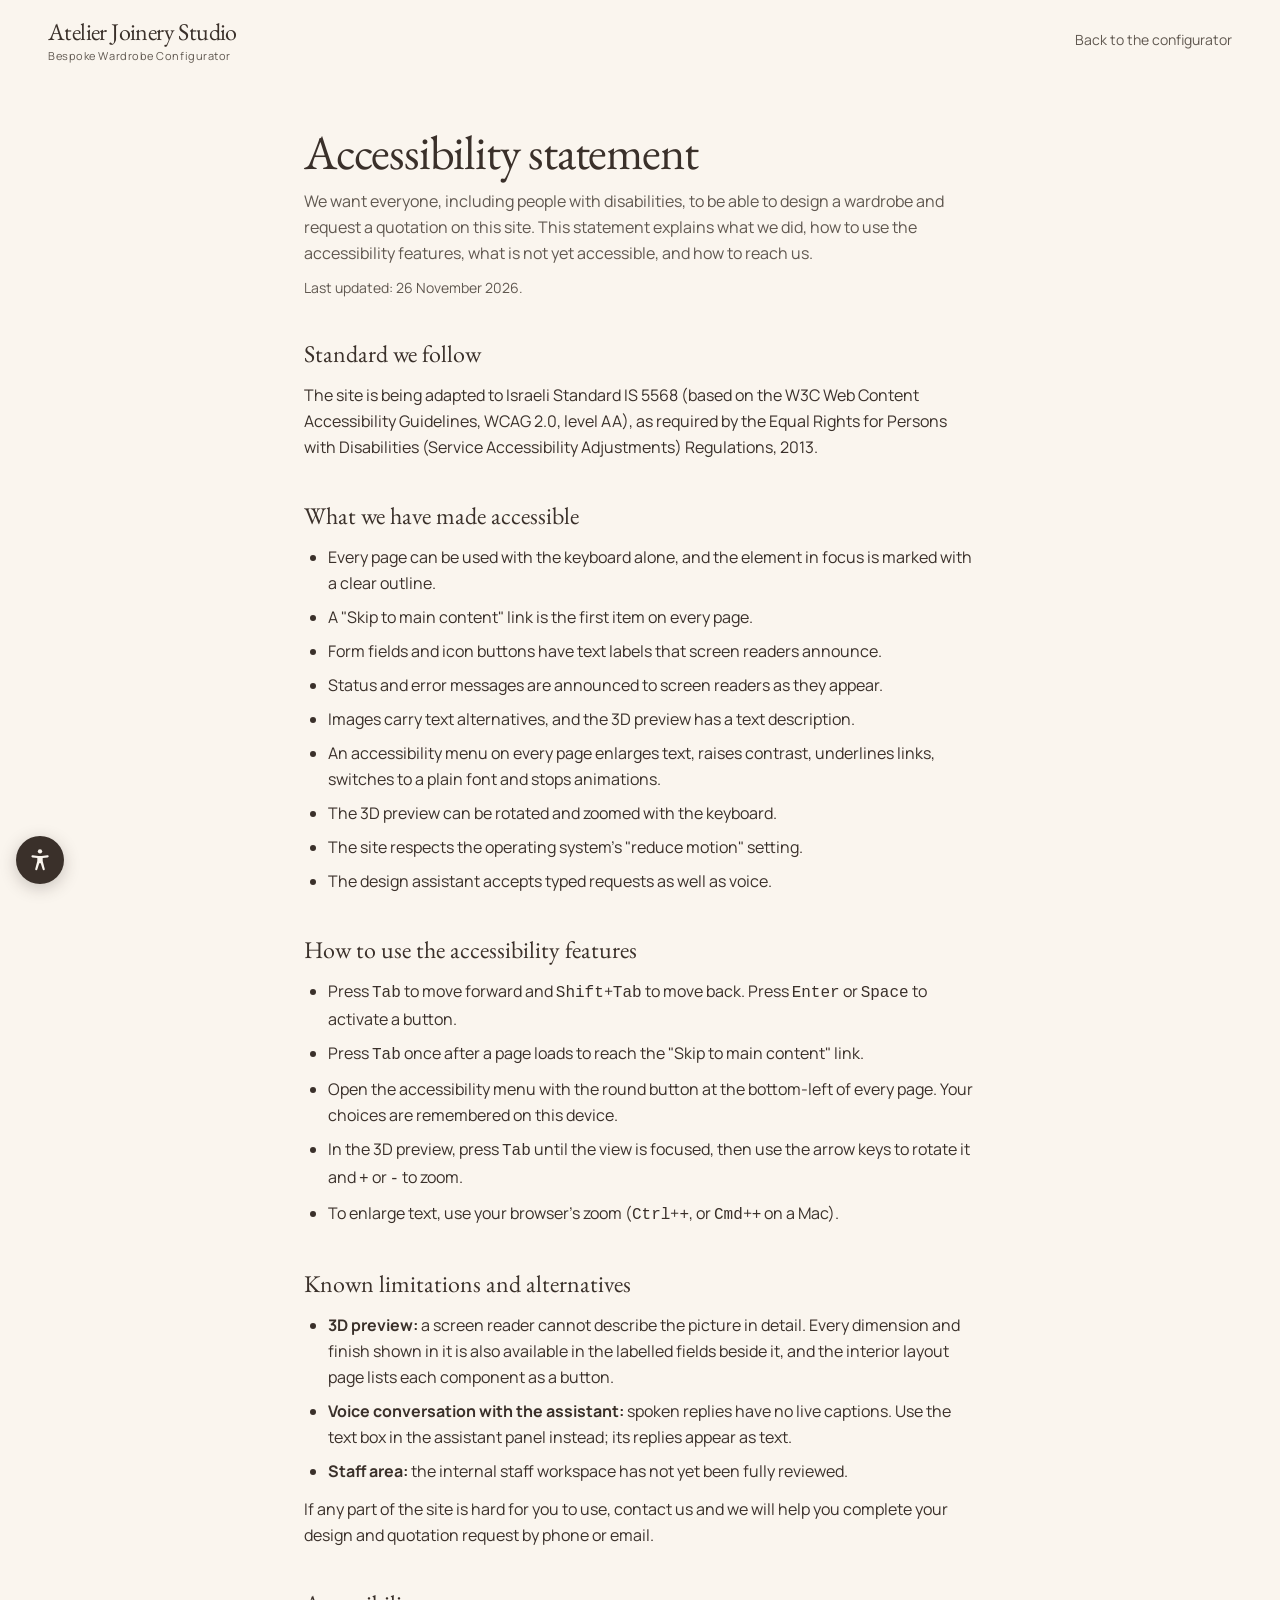
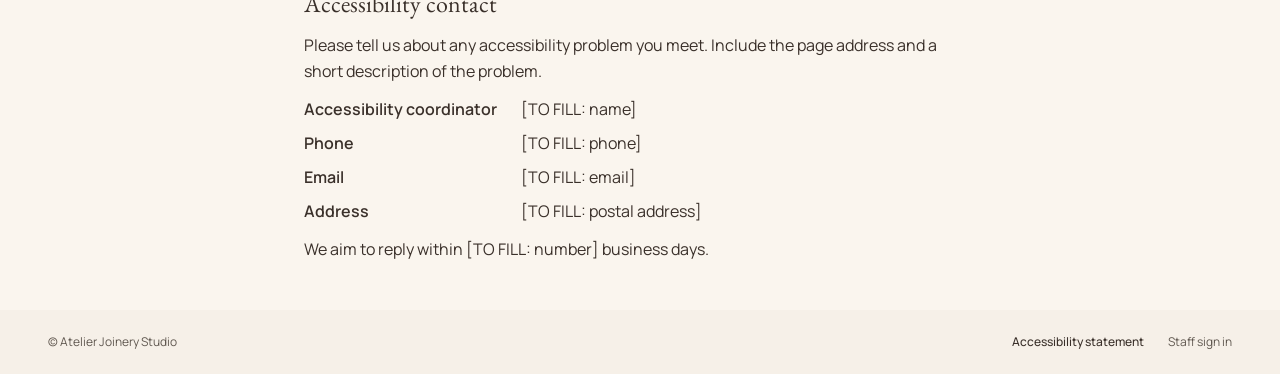
<file: frontend/accessibility.html>
<!DOCTYPE html>
<html lang="en"><head><meta charset="utf-8"/><meta content="width=device-width, initial-scale=1.0" name="viewport"/><link href="https://fonts.googleapis.com" rel="preconnect"/><link crossorigin="" href="https://fonts.gstatic.com" rel="preconnect"/><link href="https://fonts.googleapis.com/css2?family=EB+Garamond:ital,wght@0,400..700;1,400..700&amp;family=Manrope:wght@300..800&amp;display=swap" rel="stylesheet"/>
<title>Accessibility statement | Atelier Joinery Studio</title><link href="css/styles.css" rel="stylesheet"/></head>
<body class="bg-background font-body text-on-surface min-h-screen flex flex-col antialiased"><a class="skip-link" href="#main">Skip to main content</a>
<header class="w-full bg-surface shadow-[0_2px_16px_rgba(58,48,42,0.04)]"><div class="h-20 w-full max-w-7xl mx-auto px-6 lg:px-12 flex items-center justify-between gap-6"><a class="group flex flex-col" href="index.html"><span class="font-headline text-2xl font-normal tracking-tight text-on-surface group-hover:text-primary transition-colors">Atelier Joinery Studio</span><span class="text-[11px] text-on-surface-variant tracking-wider">Bespoke Wardrobe Configurator</span></a><a class="text-sm text-on-surface-variant hover:text-on-surface transition-colors" href="index.html">Back to the configurator</a></div></header>
<main id="main" tabindex="-1" class="w-full flex-1 bg-background">
<article class="max-w-3xl mx-auto px-6 lg:px-12 py-12 space-y-10 text-base leading-relaxed">
<header class="space-y-3">
<h1 class="font-headline text-4xl sm:text-5xl font-normal tracking-tight">Accessibility statement</h1>
<p class="text-on-surface-variant">We want everyone, including people with disabilities, to be able to design a wardrobe and request a quotation on this site. This statement explains what we did, how to use the accessibility features, what is not yet accessible, and how to reach us.</p>
<p class="text-sm text-on-surface-variant">Last updated: 26 November 2026.</p>
</header>

<section class="space-y-3" aria-labelledby="standard">
<h2 id="standard" class="font-headline text-2xl font-normal">Standard we follow</h2>
<p>The site is being adapted to Israeli Standard IS 5568 (based on the W3C Web Content Accessibility Guidelines, WCAG 2.0, level AA), as required by the Equal Rights for Persons with Disabilities (Service Accessibility Adjustments) Regulations, 2013.</p>
</section>

<section class="space-y-3" aria-labelledby="done">
<h2 id="done" class="font-headline text-2xl font-normal">What we have made accessible</h2>
<ul class="list-disc pl-6 space-y-2">
<li>Every page can be used with the keyboard alone, and the element in focus is marked with a clear outline.</li>
<li>A "Skip to main content" link is the first item on every page.</li>
<li>Form fields and icon buttons have text labels that screen readers announce.</li>
<li>Status and error messages are announced to screen readers as they appear.</li>
<li>Images carry text alternatives, and the 3D preview has a text description.</li>
<li>An accessibility menu on every page enlarges text, raises contrast, underlines links, switches to a plain font and stops animations.</li>
<li>The 3D preview can be rotated and zoomed with the keyboard.</li>
<li>The site respects the operating system's "reduce motion" setting.</li>
<li>The design assistant accepts typed requests as well as voice.</li>
</ul>
</section>

<section class="space-y-3" aria-labelledby="use">
<h2 id="use" class="font-headline text-2xl font-normal">How to use the accessibility features</h2>
<ul class="list-disc pl-6 space-y-2">
<li>Press <kbd>Tab</kbd> to move forward and <kbd>Shift</kbd>+<kbd>Tab</kbd> to move back. Press <kbd>Enter</kbd> or <kbd>Space</kbd> to activate a button.</li>
<li>Press <kbd>Tab</kbd> once after a page loads to reach the "Skip to main content" link.</li>
<li>Open the accessibility menu with the round button at the bottom-left of every page. Your choices are remembered on this device.</li>
<li>In the 3D preview, press <kbd>Tab</kbd> until the view is focused, then use the arrow keys to rotate it and <kbd>+</kbd> or <kbd>-</kbd> to zoom.</li>
<li>To enlarge text, use your browser's zoom (<kbd>Ctrl</kbd>+<kbd>+</kbd>, or <kbd>Cmd</kbd>+<kbd>+</kbd> on a Mac).</li>
</ul>
</section>

<section class="space-y-3" aria-labelledby="limits">
<h2 id="limits" class="font-headline text-2xl font-normal">Known limitations and alternatives</h2>
<ul class="list-disc pl-6 space-y-2">
<li><strong>3D preview:</strong> a screen reader cannot describe the picture in detail. Every dimension and finish shown in it is also available in the labelled fields beside it, and the interior layout page lists each component as a button.</li>
<li><strong>Voice conversation with the assistant:</strong> spoken replies have no live captions. Use the text box in the assistant panel instead; its replies appear as text.</li>
<li><strong>Staff area:</strong> the internal staff workspace has not yet been fully reviewed.</li>
</ul>
<p>If any part of the site is hard for you to use, contact us and we will help you complete your design and quotation request by phone or email.</p>
</section>

<section class="space-y-3" aria-labelledby="contact">
<h2 id="contact" class="font-headline text-2xl font-normal">Accessibility contact</h2>
<p>Please tell us about any accessibility problem you meet. Include the page address and a short description of the problem.</p>
<dl class="grid grid-cols-[auto_1fr] gap-x-6 gap-y-2">
<dt class="font-semibold">Accessibility coordinator</dt><dd>[TO FILL: name]</dd>
<dt class="font-semibold">Phone</dt><dd>[TO FILL: phone]</dd>
<dt class="font-semibold">Email</dt><dd>[TO FILL: email]</dd>
<dt class="font-semibold">Address</dt><dd>[TO FILL: postal address]</dd>
</dl>
<p>We aim to reply within [TO FILL: number] business days.</p>
</section>
</article>
</main>
<footer class="w-full bg-surface-container-low mt-auto"><div class="w-full max-w-7xl mx-auto px-6 lg:px-12 py-6 flex flex-col sm:flex-row items-center justify-between gap-4 text-xs font-label text-on-surface-variant"><p>© Atelier Joinery Studio</p><div class="flex items-center gap-6"><a aria-current="page" class="text-on-surface font-medium" href="accessibility.html">Accessibility statement</a><a class="hover:text-on-surface transition-colors" href="staff/sign-in.html">Staff sign in</a></div></div></footer>
<script defer src="js/a11y-menu.js"></script></body></html>
</file>
<file: frontend/css/styles.css>
*, ::before, ::after {
  --tw-border-spacing-x: 0;
  --tw-border-spacing-y: 0;
  --tw-translate-x: 0;
  --tw-translate-y: 0;
  --tw-rotate: 0;
  --tw-skew-x: 0;
  --tw-skew-y: 0;
  --tw-scale-x: 1;
  --tw-scale-y: 1;
  --tw-pan-x:  ;
  --tw-pan-y:  ;
  --tw-pinch-zoom:  ;
  --tw-scroll-snap-strictness: proximity;
  --tw-gradient-from-position:  ;
  --tw-gradient-via-position:  ;
  --tw-gradient-to-position:  ;
  --tw-ordinal:  ;
  --tw-slashed-zero:  ;
  --tw-numeric-figure:  ;
  --tw-numeric-spacing:  ;
  --tw-numeric-fraction:  ;
  --tw-ring-inset:  ;
  --tw-ring-offset-width: 0px;
  --tw-ring-offset-color: #fff;
  --tw-ring-color: rgb(59 130 246 / 0.5);
  --tw-ring-offset-shadow: 0 0 #0000;
  --tw-ring-shadow: 0 0 #0000;
  --tw-shadow: 0 0 #0000;
  --tw-shadow-colored: 0 0 #0000;
  --tw-blur:  ;
  --tw-brightness:  ;
  --tw-contrast:  ;
  --tw-grayscale:  ;
  --tw-hue-rotate:  ;
  --tw-invert:  ;
  --tw-saturate:  ;
  --tw-sepia:  ;
  --tw-drop-shadow:  ;
  --tw-backdrop-blur:  ;
  --tw-backdrop-brightness:  ;
  --tw-backdrop-contrast:  ;
  --tw-backdrop-grayscale:  ;
  --tw-backdrop-hue-rotate:  ;
  --tw-backdrop-invert:  ;
  --tw-backdrop-opacity:  ;
  --tw-backdrop-saturate:  ;
  --tw-backdrop-sepia:  ;
  --tw-contain-size:  ;
  --tw-contain-layout:  ;
  --tw-contain-paint:  ;
  --tw-contain-style:  ;
}

::backdrop {
  --tw-border-spacing-x: 0;
  --tw-border-spacing-y: 0;
  --tw-translate-x: 0;
  --tw-translate-y: 0;
  --tw-rotate: 0;
  --tw-skew-x: 0;
  --tw-skew-y: 0;
  --tw-scale-x: 1;
  --tw-scale-y: 1;
  --tw-pan-x:  ;
  --tw-pan-y:  ;
  --tw-pinch-zoom:  ;
  --tw-scroll-snap-strictness: proximity;
  --tw-gradient-from-position:  ;
  --tw-gradient-via-position:  ;
  --tw-gradient-to-position:  ;
  --tw-ordinal:  ;
  --tw-slashed-zero:  ;
  --tw-numeric-figure:  ;
  --tw-numeric-spacing:  ;
  --tw-numeric-fraction:  ;
  --tw-ring-inset:  ;
  --tw-ring-offset-width: 0px;
  --tw-ring-offset-color: #fff;
  --tw-ring-color: rgb(59 130 246 / 0.5);
  --tw-ring-offset-shadow: 0 0 #0000;
  --tw-ring-shadow: 0 0 #0000;
  --tw-shadow: 0 0 #0000;
  --tw-shadow-colored: 0 0 #0000;
  --tw-blur:  ;
  --tw-brightness:  ;
  --tw-contrast:  ;
  --tw-grayscale:  ;
  --tw-hue-rotate:  ;
  --tw-invert:  ;
  --tw-saturate:  ;
  --tw-sepia:  ;
  --tw-drop-shadow:  ;
  --tw-backdrop-blur:  ;
  --tw-backdrop-brightness:  ;
  --tw-backdrop-contrast:  ;
  --tw-backdrop-grayscale:  ;
  --tw-backdrop-hue-rotate:  ;
  --tw-backdrop-invert:  ;
  --tw-backdrop-opacity:  ;
  --tw-backdrop-saturate:  ;
  --tw-backdrop-sepia:  ;
  --tw-contain-size:  ;
  --tw-contain-layout:  ;
  --tw-contain-paint:  ;
  --tw-contain-style:  ;
}

/*
! tailwindcss v3.4.17 | MIT License | https://tailwindcss.com
*/

/*
1. Prevent padding and border from affecting element width. (https://github.com/mozdevs/cssremedy/issues/4)
2. Allow adding a border to an element by just adding a border-width. (https://github.com/tailwindcss/tailwindcss/pull/116)
*/

*,
::before,
::after {
  box-sizing: border-box;
  /* 1 */
  border-width: 0;
  /* 2 */
  border-style: solid;
  /* 2 */
  border-color: #e5e7eb;
  /* 2 */
}

::before,
::after {
  --tw-content: '';
}

/*
1. Use a consistent sensible line-height in all browsers.
2. Prevent adjustments of font size after orientation changes in iOS.
3. Use a more readable tab size.
4. Use the user's configured `sans` font-family by default.
5. Use the user's configured `sans` font-feature-settings by default.
6. Use the user's configured `sans` font-variation-settings by default.
7. Disable tap highlights on iOS
*/

html,
:host {
  line-height: 1.5;
  /* 1 */
  -webkit-text-size-adjust: 100%;
  /* 2 */
  -moz-tab-size: 4;
  /* 3 */
  -o-tab-size: 4;
     tab-size: 4;
  /* 3 */
  font-family: "Manrope", sans-serif;
  /* 4 */
  font-feature-settings: normal;
  /* 5 */
  font-variation-settings: normal;
  /* 6 */
  -webkit-tap-highlight-color: transparent;
  /* 7 */
}

/*
1. Remove the margin in all browsers.
2. Inherit line-height from `html` so users can set them as a class directly on the `html` element.
*/

body {
  margin: 0;
  /* 1 */
  line-height: inherit;
  /* 2 */
}

/*
1. Add the correct height in Firefox.
2. Correct the inheritance of border color in Firefox. (https://bugzilla.mozilla.org/show_bug.cgi?id=190655)
3. Ensure horizontal rules are visible by default.
*/

hr {
  height: 0;
  /* 1 */
  color: inherit;
  /* 2 */
  border-top-width: 1px;
  /* 3 */
}

/*
Add the correct text decoration in Chrome, Edge, and Safari.
*/

abbr:where([title]) {
  -webkit-text-decoration: underline dotted;
          text-decoration: underline dotted;
}

/*
Remove the default font size and weight for headings.
*/

h1,
h2,
h3,
h4,
h5,
h6 {
  font-size: inherit;
  font-weight: inherit;
}

/*
Reset links to optimize for opt-in styling instead of opt-out.
*/

a {
  color: inherit;
  text-decoration: inherit;
}

/*
Add the correct font weight in Edge and Safari.
*/

b,
strong {
  font-weight: bolder;
}

/*
1. Use the user's configured `mono` font-family by default.
2. Use the user's configured `mono` font-feature-settings by default.
3. Use the user's configured `mono` font-variation-settings by default.
4. Correct the odd `em` font sizing in all browsers.
*/

code,
kbd,
samp,
pre {
  font-family: ui-monospace, SFMono-Regular, Menlo, Monaco, Consolas, "Liberation Mono", "Courier New", monospace;
  /* 1 */
  font-feature-settings: normal;
  /* 2 */
  font-variation-settings: normal;
  /* 3 */
  font-size: 1em;
  /* 4 */
}

/*
Add the correct font size in all browsers.
*/

small {
  font-size: 80%;
}

/*
Prevent `sub` and `sup` elements from affecting the line height in all browsers.
*/

sub,
sup {
  font-size: 75%;
  line-height: 0;
  position: relative;
  vertical-align: baseline;
}

sub {
  bottom: -0.25em;
}

sup {
  top: -0.5em;
}

/*
1. Remove text indentation from table contents in Chrome and Safari. (https://bugs.chromium.org/p/chromium/issues/detail?id=999088, https://bugs.webkit.org/show_bug.cgi?id=201297)
2. Correct table border color inheritance in all Chrome and Safari. (https://bugs.chromium.org/p/chromium/issues/detail?id=935729, https://bugs.webkit.org/show_bug.cgi?id=195016)
3. Remove gaps between table borders by default.
*/

table {
  text-indent: 0;
  /* 1 */
  border-color: inherit;
  /* 2 */
  border-collapse: collapse;
  /* 3 */
}

/*
1. Change the font styles in all browsers.
2. Remove the margin in Firefox and Safari.
3. Remove default padding in all browsers.
*/

button,
input,
optgroup,
select,
textarea {
  font-family: inherit;
  /* 1 */
  font-feature-settings: inherit;
  /* 1 */
  font-variation-settings: inherit;
  /* 1 */
  font-size: 100%;
  /* 1 */
  font-weight: inherit;
  /* 1 */
  line-height: inherit;
  /* 1 */
  letter-spacing: inherit;
  /* 1 */
  color: inherit;
  /* 1 */
  margin: 0;
  /* 2 */
  padding: 0;
  /* 3 */
}

/*
Remove the inheritance of text transform in Edge and Firefox.
*/

button,
select {
  text-transform: none;
}

/*
1. Correct the inability to style clickable types in iOS and Safari.
2. Remove default button styles.
*/

button,
input:where([type='button']),
input:where([type='reset']),
input:where([type='submit']) {
  -webkit-appearance: button;
  /* 1 */
  background-color: transparent;
  /* 2 */
  background-image: none;
  /* 2 */
}

/*
Use the modern Firefox focus style for all focusable elements.
*/

:-moz-focusring {
  outline: auto;
}

/*
Remove the additional `:invalid` styles in Firefox. (https://github.com/mozilla/gecko-dev/blob/2f9eacd9d3d995c937b4251a5557d95d494c9be1/layout/style/res/forms.css#L728-L737)
*/

:-moz-ui-invalid {
  box-shadow: none;
}

/*
Add the correct vertical alignment in Chrome and Firefox.
*/

progress {
  vertical-align: baseline;
}

/*
Correct the cursor style of increment and decrement buttons in Safari.
*/

::-webkit-inner-spin-button,
::-webkit-outer-spin-button {
  height: auto;
}

/*
1. Correct the odd appearance in Chrome and Safari.
2. Correct the outline style in Safari.
*/

[type='search'] {
  -webkit-appearance: textfield;
  /* 1 */
  outline-offset: -2px;
  /* 2 */
}

/*
Remove the inner padding in Chrome and Safari on macOS.
*/

::-webkit-search-decoration {
  -webkit-appearance: none;
}

/*
1. Correct the inability to style clickable types in iOS and Safari.
2. Change font properties to `inherit` in Safari.
*/

::-webkit-file-upload-button {
  -webkit-appearance: button;
  /* 1 */
  font: inherit;
  /* 2 */
}

/*
Add the correct display in Chrome and Safari.
*/

summary {
  display: list-item;
}

/*
Removes the default spacing and border for appropriate elements.
*/

blockquote,
dl,
dd,
h1,
h2,
h3,
h4,
h5,
h6,
hr,
figure,
p,
pre {
  margin: 0;
}

fieldset {
  margin: 0;
  padding: 0;
}

legend {
  padding: 0;
}

ol,
ul,
menu {
  list-style: none;
  margin: 0;
  padding: 0;
}

/*
Reset default styling for dialogs.
*/

dialog {
  padding: 0;
}

/*
Prevent resizing textareas horizontally by default.
*/

textarea {
  resize: vertical;
}

/*
1. Reset the default placeholder opacity in Firefox. (https://github.com/tailwindlabs/tailwindcss/issues/3300)
2. Set the default placeholder color to the user's configured gray 400 color.
*/

input::-moz-placeholder, textarea::-moz-placeholder {
  opacity: 1;
  /* 1 */
  color: #9ca3af;
  /* 2 */
}

input::placeholder,
textarea::placeholder {
  opacity: 1;
  /* 1 */
  color: #9ca3af;
  /* 2 */
}

/*
Set the default cursor for buttons.
*/

button,
[role="button"] {
  cursor: pointer;
}

/*
Make sure disabled buttons don't get the pointer cursor.
*/

:disabled {
  cursor: default;
}

/*
1. Make replaced elements `display: block` by default. (https://github.com/mozdevs/cssremedy/issues/14)
2. Add `vertical-align: middle` to align replaced elements more sensibly by default. (https://github.com/jensimmons/cssremedy/issues/14#issuecomment-634934210)
   This can trigger a poorly considered lint error in some tools but is included by design.
*/

img,
svg,
video,
canvas,
audio,
iframe,
embed,
object {
  display: block;
  /* 1 */
  vertical-align: middle;
  /* 2 */
}

/*
Constrain images and videos to the parent width and preserve their intrinsic aspect ratio. (https://github.com/mozdevs/cssremedy/issues/14)
*/

img,
video {
  max-width: 100%;
  height: auto;
}

/* Make elements with the HTML hidden attribute stay hidden by default */

[hidden]:where(:not([hidden="until-found"])) {
  display: none;
}

body {
  overscroll-behavior: none;
}

/* utility display classes must not un-hide elements carrying the hidden attribute */

[hidden] {
  display: none !important;
}

main > :first-child {
  margin-top: 0 !important;
}

main > :last-child {
  margin-bottom: 0 !important;
}

/* accessibility (IS 5568 / WCAG 2.0 AA): visible keyboard focus beats focus:outline-none utilities */

:focus-visible {
  outline: 3px solid #8a4416 !important;
  outline-offset: 2px;
}

main:focus {
  outline: none;
}

.skip-link {
  position: fixed;
  top: 0.5rem;
  left: 0.5rem;
  z-index: 100;
  padding: 0.75rem 1rem;
  border-radius: 0.5rem;
  background: #3a302a;
  color: #faf5ee;
  font-size: 0.875rem;
  font-weight: 600;
  transform: translateY(-200%);
}

.skip-link:focus {
  transform: none;
}

@media (prefers-reduced-motion: reduce) {
  *, ::before, ::after {
    animation-duration: 0.01ms !important;
    animation-iteration-count: 1 !important;
    transition-duration: 0.01ms !important;
    scroll-behavior: auto !important;
  }
}

/* page-level rules carried over from the staff screens */

body {
  background-color: #faf5ee;
  color: #3a302a;
  font-family: 'Manrope', sans-serif;
  -webkit-font-smoothing: antialiased;
}

input:focus {
  outline: none;
  border-color: #9d5222;
  box-shadow: 0 0 0 3px rgba(194, 101, 42, 0.15);
}

body {
  background-color: #faf5ee;
  color: #3a302a;
  font-family: 'Manrope', sans-serif;
  -webkit-font-smoothing: antialiased;
}

.font-garamond {
  font-family: 'EB Garamond', serif;
}

/* Custom scrollbar styling if needed */

::-webkit-scrollbar {
  width: 6px;
  height: 6px;
}

::-webkit-scrollbar-thumb {
  background: #d8d0c8;
  border-radius: 4px;
}

::-webkit-scrollbar-track {
  background: #faf5ee;
}

.container {
  width: 100%;
}

@media (min-width: 640px) {
  .container {
    max-width: 640px;
  }
}

@media (min-width: 768px) {
  .container {
    max-width: 768px;
  }
}

@media (min-width: 1024px) {
  .container {
    max-width: 1024px;
  }
}

@media (min-width: 1280px) {
  .container {
    max-width: 1280px;
  }
}

@media (min-width: 1536px) {
  .container {
    max-width: 1536px;
  }
}

.sr-only {
  position: absolute;
  width: 1px;
  height: 1px;
  padding: 0;
  margin: -1px;
  overflow: hidden;
  clip: rect(0, 0, 0, 0);
  white-space: nowrap;
  border-width: 0;
}

.pointer-events-none {
  pointer-events: none;
}

.pointer-events-auto {
  pointer-events: auto;
}

.visible {
  visibility: visible;
}

.collapse {
  visibility: collapse;
}

.static {
  position: static;
}

.fixed {
  position: fixed;
}

.absolute {
  position: absolute;
}

.relative {
  position: relative;
}

.sticky {
  position: sticky;
}

.inset-0 {
  inset: 0px;
}

.inset-x-0 {
  left: 0px;
  right: 0px;
}

.inset-x-12 {
  left: 3rem;
  right: 3rem;
}

.inset-x-4 {
  left: 1rem;
  right: 1rem;
}

.inset-y-0 {
  top: 0px;
  bottom: 0px;
}

.-left-2 {
  left: -0.5rem;
}

.-left-20 {
  left: -5rem;
}

.-left-7 {
  left: -1.75rem;
}

.-top-16 {
  top: -4rem;
}

.-top-40 {
  top: -10rem;
}

.-top-5 {
  top: -1.25rem;
}

.-top-6 {
  top: -1.5rem;
}

.-top-7 {
  top: -1.75rem;
}

.bottom-0 {
  bottom: 0px;
}

.bottom-2 {
  bottom: 0.5rem;
}

.bottom-24 {
  bottom: 6rem;
}

.bottom-3 {
  bottom: 0.75rem;
}

.bottom-4 {
  bottom: 1rem;
}

.bottom-6 {
  bottom: 1.5rem;
}

.left-0 {
  left: 0px;
}

.left-1 {
  left: 0.25rem;
}

.left-1\/2 {
  left: 50%;
}

.left-2\.5 {
  left: 0.625rem;
}

.left-3 {
  left: 0.75rem;
}

.left-3\.5 {
  left: 0.875rem;
}

.left-4 {
  left: 1rem;
}

.left-8 {
  left: 2rem;
}

.right-0 {
  right: 0px;
}

.right-1 {
  right: 0.25rem;
}

.right-12 {
  right: 3rem;
}

.right-2 {
  right: 0.5rem;
}

.right-2\.5 {
  right: 0.625rem;
}

.right-3 {
  right: 0.75rem;
}

.right-4 {
  right: 1rem;
}

.right-8 {
  right: 2rem;
}

.top-0 {
  top: 0px;
}

.top-1\/2 {
  top: 50%;
}

.top-16 {
  top: 4rem;
}

.top-2\.5 {
  top: 0.625rem;
}

.top-20 {
  top: 5rem;
}

.top-3 {
  top: 0.75rem;
}

.top-4 {
  top: 1rem;
}

.top-5 {
  top: 1.25rem;
}

.top-80 {
  top: 20rem;
}

.-z-10 {
  z-index: -10;
}

.z-10 {
  z-index: 10;
}

.z-20 {
  z-index: 20;
}

.z-30 {
  z-index: 30;
}

.z-50 {
  z-index: 50;
}

.-mx-6 {
  margin-left: -1.5rem;
  margin-right: -1.5rem;
}

.mx-1 {
  margin-left: 0.25rem;
  margin-right: 0.25rem;
}

.mx-1\.5 {
  margin-left: 0.375rem;
  margin-right: 0.375rem;
}

.mx-auto {
  margin-left: auto;
  margin-right: auto;
}

.my-2 {
  margin-top: 0.5rem;
  margin-bottom: 0.5rem;
}

.my-3 {
  margin-top: 0.75rem;
  margin-bottom: 0.75rem;
}

.my-4 {
  margin-top: 1rem;
  margin-bottom: 1rem;
}

.my-6 {
  margin-top: 1.5rem;
  margin-bottom: 1.5rem;
}

.-mb-\[1px\] {
  margin-bottom: -1px;
}

.-mt-6 {
  margin-top: -1.5rem;
}

.-mt-8 {
  margin-top: -2rem;
}

.mb-1 {
  margin-bottom: 0.25rem;
}

.mb-1\.5 {
  margin-bottom: 0.375rem;
}

.mb-10 {
  margin-bottom: 2.5rem;
}

.mb-2 {
  margin-bottom: 0.5rem;
}

.mb-3 {
  margin-bottom: 0.75rem;
}

.mb-4 {
  margin-bottom: 1rem;
}

.mb-5 {
  margin-bottom: 1.25rem;
}

.mb-6 {
  margin-bottom: 1.5rem;
}

.mb-7 {
  margin-bottom: 1.75rem;
}

.mb-8 {
  margin-bottom: 2rem;
}

.ml-1 {
  margin-left: 0.25rem;
}

.ml-2 {
  margin-left: 0.5rem;
}

.ml-4 {
  margin-left: 1rem;
}

.mr-1\.5 {
  margin-right: 0.375rem;
}

.mt-0\.5 {
  margin-top: 0.125rem;
}

.mt-1 {
  margin-top: 0.25rem;
}

.mt-1\.5 {
  margin-top: 0.375rem;
}

.mt-12 {
  margin-top: 3rem;
}

.mt-2 {
  margin-top: 0.5rem;
}

.mt-3 {
  margin-top: 0.75rem;
}

.mt-4 {
  margin-top: 1rem;
}

.mt-5 {
  margin-top: 1.25rem;
}

.mt-6 {
  margin-top: 1.5rem;
}

.mt-auto {
  margin-top: auto;
}

.block {
  display: block;
}

.inline-block {
  display: inline-block;
}

.flex {
  display: flex;
}

.inline-flex {
  display: inline-flex;
}

.table {
  display: table;
}

.grid {
  display: grid;
}

.hidden {
  display: none;
}

.aspect-\[1\/1\.02\] {
  aspect-ratio: 1/1.02;
}

.aspect-\[16\/10\] {
  aspect-ratio: 16/10;
}

.aspect-\[21\/9\] {
  aspect-ratio: 21/9;
}

.h-0\.5 {
  height: 0.125rem;
}

.h-1 {
  height: 0.25rem;
}

.h-1\.5 {
  height: 0.375rem;
}

.h-10 {
  height: 2.5rem;
}

.h-12 {
  height: 3rem;
}

.h-14 {
  height: 3.5rem;
}

.h-16 {
  height: 4rem;
}

.h-2 {
  height: 0.5rem;
}

.h-2\.5 {
  height: 0.625rem;
}

.h-20 {
  height: 5rem;
}

.h-24 {
  height: 6rem;
}

.h-28 {
  height: 7rem;
}

.h-3 {
  height: 0.75rem;
}

.h-3\.5 {
  height: 0.875rem;
}

.h-36 {
  height: 9rem;
}

.h-4 {
  height: 1rem;
}

.h-40 {
  height: 10rem;
}

.h-44 {
  height: 11rem;
}

.h-5 {
  height: 1.25rem;
}

.h-56 {
  height: 14rem;
}

.h-6 {
  height: 1.5rem;
}

.h-7 {
  height: 1.75rem;
}

.h-72 {
  height: 18rem;
}

.h-8 {
  height: 2rem;
}

.h-9 {
  height: 2.25rem;
}

.h-96 {
  height: 24rem;
}

.h-\[310px\] {
  height: 310px;
}

.h-\[400px\] {
  height: 400px;
}

.h-\[460px\] {
  height: 460px;
}

.h-\[520px\] {
  height: 520px;
}

.h-\[563px\] {
  height: 563px;
}

.h-\[640px\] {
  height: 640px;
}

.h-\[calc\(100vh-80px\)\] {
  height: calc(100vh - 80px);
}

.h-full {
  height: 100%;
}

.h-px {
  height: 1px;
}

.max-h-24 {
  max-height: 6rem;
}

.max-h-\[460px\] {
  max-height: 460px;
}

.max-h-\[calc\(100vh-140px\)\] {
  max-height: calc(100vh - 140px);
}

.min-h-\[1rem\] {
  min-height: 1rem;
}

.min-h-\[8px\] {
  min-height: 8px;
}

.min-h-\[calc\(100vh-140px\)\] {
  min-height: calc(100vh - 140px);
}

.min-h-\[calc\(100vh-20rem\)\] {
  min-height: calc(100vh - 20rem);
}

.min-h-\[calc\(100vh-80px\)\] {
  min-height: calc(100vh - 80px);
}

.min-h-screen {
  min-height: 100vh;
}

.w-0\.5 {
  width: 0.125rem;
}

.w-1\.5 {
  width: 0.375rem;
}

.w-10 {
  width: 2.5rem;
}

.w-12 {
  width: 3rem;
}

.w-14 {
  width: 3.5rem;
}

.w-2 {
  width: 0.5rem;
}

.w-3 {
  width: 0.75rem;
}

.w-3\.5 {
  width: 0.875rem;
}

.w-4 {
  width: 1rem;
}

.w-48 {
  width: 12rem;
}

.w-5 {
  width: 1.25rem;
}

.w-6 {
  width: 1.5rem;
}

.w-7 {
  width: 1.75rem;
}

.w-72 {
  width: 18rem;
}

.w-8 {
  width: 2rem;
}

.w-80 {
  width: 20rem;
}

.w-9 {
  width: 2.25rem;
}

.w-96 {
  width: 24rem;
}

.w-\[1px\] {
  width: 1px;
}

.w-\[340px\] {
  width: 340px;
}

.w-\[520px\] {
  width: 520px;
}

.w-full {
  width: 100%;
}

.w-px {
  width: 1px;
}

.min-w-0 {
  min-width: 0px;
}

.min-w-max {
  min-width: -moz-max-content;
  min-width: max-content;
}

.max-w-2xl {
  max-width: 42rem;
}

.max-w-3xl {
  max-width: 48rem;
}

.max-w-4xl {
  max-width: 56rem;
}

.max-w-7xl {
  max-width: 80rem;
}

.max-w-\[1400px\] {
  max-width: 1400px;
}

.max-w-\[1720px\] {
  max-width: 1720px;
}

.max-w-\[420px\] {
  max-width: 420px;
}

.max-w-\[540px\] {
  max-width: 540px;
}

.max-w-\[calc\(100vw-2rem\)\] {
  max-width: calc(100vw - 2rem);
}

.max-w-xl {
  max-width: 36rem;
}

.flex-1 {
  flex: 1 1 0%;
}

.flex-shrink-0 {
  flex-shrink: 0;
}

.shrink-0 {
  flex-shrink: 0;
}

.flex-grow {
  flex-grow: 1;
}

.border-collapse {
  border-collapse: collapse;
}

.origin-left {
  transform-origin: left;
}

.origin-right {
  transform-origin: right;
}

.-translate-x-1\/2 {
  --tw-translate-x: -50%;
  transform: translate(var(--tw-translate-x), var(--tw-translate-y)) rotate(var(--tw-rotate)) skewX(var(--tw-skew-x)) skewY(var(--tw-skew-y)) scaleX(var(--tw-scale-x)) scaleY(var(--tw-scale-y));
}

.-translate-y-1\/2 {
  --tw-translate-y: -50%;
  transform: translate(var(--tw-translate-x), var(--tw-translate-y)) rotate(var(--tw-rotate)) skewX(var(--tw-skew-x)) skewY(var(--tw-skew-y)) scaleX(var(--tw-scale-x)) scaleY(var(--tw-scale-y));
}

.rotate-180 {
  --tw-rotate: 180deg;
  transform: translate(var(--tw-translate-x), var(--tw-translate-y)) rotate(var(--tw-rotate)) skewX(var(--tw-skew-x)) skewY(var(--tw-skew-y)) scaleX(var(--tw-scale-x)) scaleY(var(--tw-scale-y));
}

.rotate-45 {
  --tw-rotate: 45deg;
  transform: translate(var(--tw-translate-x), var(--tw-translate-y)) rotate(var(--tw-rotate)) skewX(var(--tw-skew-x)) skewY(var(--tw-skew-y)) scaleX(var(--tw-scale-x)) scaleY(var(--tw-scale-y));
}

.-skew-y-2 {
  --tw-skew-y: -2deg;
  transform: translate(var(--tw-translate-x), var(--tw-translate-y)) rotate(var(--tw-rotate)) skewX(var(--tw-skew-x)) skewY(var(--tw-skew-y)) scaleX(var(--tw-scale-x)) scaleY(var(--tw-scale-y));
}

.transform {
  transform: translate(var(--tw-translate-x), var(--tw-translate-y)) rotate(var(--tw-rotate)) skewX(var(--tw-skew-x)) skewY(var(--tw-skew-y)) scaleX(var(--tw-scale-x)) scaleY(var(--tw-scale-y));
}

.cursor-grab {
  cursor: grab;
}

.cursor-not-allowed {
  cursor: not-allowed;
}

.cursor-pointer {
  cursor: pointer;
}

.select-none {
  -webkit-user-select: none;
     -moz-user-select: none;
          user-select: none;
}

.resize-none {
  resize: none;
}

.resize-y {
  resize: vertical;
}

.resize {
  resize: both;
}

.list-disc {
  list-style-type: disc;
}

.appearance-none {
  -webkit-appearance: none;
     -moz-appearance: none;
          appearance: none;
}

.grid-cols-1 {
  grid-template-columns: repeat(1, minmax(0, 1fr));
}

.grid-cols-2 {
  grid-template-columns: repeat(2, minmax(0, 1fr));
}

.grid-cols-3 {
  grid-template-columns: repeat(3, minmax(0, 1fr));
}

.grid-cols-\[auto_1fr\] {
  grid-template-columns: auto 1fr;
}

.flex-col {
  flex-direction: column;
}

.flex-wrap {
  flex-wrap: wrap;
}

.items-start {
  align-items: flex-start;
}

.items-end {
  align-items: flex-end;
}

.items-center {
  align-items: center;
}

.items-baseline {
  align-items: baseline;
}

.items-stretch {
  align-items: stretch;
}

.justify-end {
  justify-content: flex-end;
}

.justify-center {
  justify-content: center;
}

.justify-between {
  justify-content: space-between;
}

.justify-around {
  justify-content: space-around;
}

.gap-0\.5 {
  gap: 0.125rem;
}

.gap-1 {
  gap: 0.25rem;
}

.gap-1\.5 {
  gap: 0.375rem;
}

.gap-10 {
  gap: 2.5rem;
}

.gap-2 {
  gap: 0.5rem;
}

.gap-2\.5 {
  gap: 0.625rem;
}

.gap-3 {
  gap: 0.75rem;
}

.gap-3\.5 {
  gap: 0.875rem;
}

.gap-4 {
  gap: 1rem;
}

.gap-5 {
  gap: 1.25rem;
}

.gap-6 {
  gap: 1.5rem;
}

.gap-7 {
  gap: 1.75rem;
}

.gap-8 {
  gap: 2rem;
}

.gap-x-4 {
  -moz-column-gap: 1rem;
       column-gap: 1rem;
}

.gap-x-6 {
  -moz-column-gap: 1.5rem;
       column-gap: 1.5rem;
}

.gap-y-1 {
  row-gap: 0.25rem;
}

.gap-y-2 {
  row-gap: 0.5rem;
}

.gap-y-5 {
  row-gap: 1.25rem;
}

.space-x-1 > :not([hidden]) ~ :not([hidden]) {
  --tw-space-x-reverse: 0;
  margin-right: calc(0.25rem * var(--tw-space-x-reverse));
  margin-left: calc(0.25rem * calc(1 - var(--tw-space-x-reverse)));
}

.space-x-2 > :not([hidden]) ~ :not([hidden]) {
  --tw-space-x-reverse: 0;
  margin-right: calc(0.5rem * var(--tw-space-x-reverse));
  margin-left: calc(0.5rem * calc(1 - var(--tw-space-x-reverse)));
}

.space-x-3 > :not([hidden]) ~ :not([hidden]) {
  --tw-space-x-reverse: 0;
  margin-right: calc(0.75rem * var(--tw-space-x-reverse));
  margin-left: calc(0.75rem * calc(1 - var(--tw-space-x-reverse)));
}

.space-x-5 > :not([hidden]) ~ :not([hidden]) {
  --tw-space-x-reverse: 0;
  margin-right: calc(1.25rem * var(--tw-space-x-reverse));
  margin-left: calc(1.25rem * calc(1 - var(--tw-space-x-reverse)));
}

.space-x-6 > :not([hidden]) ~ :not([hidden]) {
  --tw-space-x-reverse: 0;
  margin-right: calc(1.5rem * var(--tw-space-x-reverse));
  margin-left: calc(1.5rem * calc(1 - var(--tw-space-x-reverse)));
}

.space-y-1 > :not([hidden]) ~ :not([hidden]) {
  --tw-space-y-reverse: 0;
  margin-top: calc(0.25rem * calc(1 - var(--tw-space-y-reverse)));
  margin-bottom: calc(0.25rem * var(--tw-space-y-reverse));
}

.space-y-1\.5 > :not([hidden]) ~ :not([hidden]) {
  --tw-space-y-reverse: 0;
  margin-top: calc(0.375rem * calc(1 - var(--tw-space-y-reverse)));
  margin-bottom: calc(0.375rem * var(--tw-space-y-reverse));
}

.space-y-10 > :not([hidden]) ~ :not([hidden]) {
  --tw-space-y-reverse: 0;
  margin-top: calc(2.5rem * calc(1 - var(--tw-space-y-reverse)));
  margin-bottom: calc(2.5rem * var(--tw-space-y-reverse));
}

.space-y-12 > :not([hidden]) ~ :not([hidden]) {
  --tw-space-y-reverse: 0;
  margin-top: calc(3rem * calc(1 - var(--tw-space-y-reverse)));
  margin-bottom: calc(3rem * var(--tw-space-y-reverse));
}

.space-y-16 > :not([hidden]) ~ :not([hidden]) {
  --tw-space-y-reverse: 0;
  margin-top: calc(4rem * calc(1 - var(--tw-space-y-reverse)));
  margin-bottom: calc(4rem * var(--tw-space-y-reverse));
}

.space-y-2 > :not([hidden]) ~ :not([hidden]) {
  --tw-space-y-reverse: 0;
  margin-top: calc(0.5rem * calc(1 - var(--tw-space-y-reverse)));
  margin-bottom: calc(0.5rem * var(--tw-space-y-reverse));
}

.space-y-2\.5 > :not([hidden]) ~ :not([hidden]) {
  --tw-space-y-reverse: 0;
  margin-top: calc(0.625rem * calc(1 - var(--tw-space-y-reverse)));
  margin-bottom: calc(0.625rem * var(--tw-space-y-reverse));
}

.space-y-3 > :not([hidden]) ~ :not([hidden]) {
  --tw-space-y-reverse: 0;
  margin-top: calc(0.75rem * calc(1 - var(--tw-space-y-reverse)));
  margin-bottom: calc(0.75rem * var(--tw-space-y-reverse));
}

.space-y-4 > :not([hidden]) ~ :not([hidden]) {
  --tw-space-y-reverse: 0;
  margin-top: calc(1rem * calc(1 - var(--tw-space-y-reverse)));
  margin-bottom: calc(1rem * var(--tw-space-y-reverse));
}

.space-y-5 > :not([hidden]) ~ :not([hidden]) {
  --tw-space-y-reverse: 0;
  margin-top: calc(1.25rem * calc(1 - var(--tw-space-y-reverse)));
  margin-bottom: calc(1.25rem * var(--tw-space-y-reverse));
}

.space-y-6 > :not([hidden]) ~ :not([hidden]) {
  --tw-space-y-reverse: 0;
  margin-top: calc(1.5rem * calc(1 - var(--tw-space-y-reverse)));
  margin-bottom: calc(1.5rem * var(--tw-space-y-reverse));
}

.space-y-8 > :not([hidden]) ~ :not([hidden]) {
  --tw-space-y-reverse: 0;
  margin-top: calc(2rem * calc(1 - var(--tw-space-y-reverse)));
  margin-bottom: calc(2rem * var(--tw-space-y-reverse));
}

.divide-y > :not([hidden]) ~ :not([hidden]) {
  --tw-divide-y-reverse: 0;
  border-top-width: calc(1px * calc(1 - var(--tw-divide-y-reverse)));
  border-bottom-width: calc(1px * var(--tw-divide-y-reverse));
}

.divide-outline-subtle > :not([hidden]) ~ :not([hidden]) {
  --tw-divide-opacity: 1;
  border-color: rgb(236 230 223 / var(--tw-divide-opacity, 1));
}

.divide-outline-variant\/30 > :not([hidden]) ~ :not([hidden]) {
  border-color: rgb(216 208 200 / 0.3);
}

.divide-surface-container > :not([hidden]) ~ :not([hidden]) {
  --tw-divide-opacity: 1;
  border-color: rgb(242 236 228 / var(--tw-divide-opacity, 1));
}

.divide-surface-container-high\/60 > :not([hidden]) ~ :not([hidden]) {
  border-color: rgb(236 230 220 / 0.6);
}

.divide-transparent > :not([hidden]) ~ :not([hidden]) {
  border-color: transparent;
}

.self-start {
  align-self: flex-start;
}

.self-end {
  align-self: flex-end;
}

.overflow-hidden {
  overflow: hidden;
}

.overflow-x-auto {
  overflow-x: auto;
}

.overflow-y-auto {
  overflow-y: auto;
}

.truncate {
  overflow: hidden;
  text-overflow: ellipsis;
  white-space: nowrap;
}

.whitespace-nowrap {
  white-space: nowrap;
}

.whitespace-pre-line {
  white-space: pre-line;
}

.rounded {
  border-radius: 0.25rem;
}

.rounded-2xl {
  border-radius: 1rem;
}

.rounded-custom {
  border-radius: 8px;
}

.rounded-full {
  border-radius: 9999px;
}

.rounded-lg {
  border-radius: 0.5rem;
}

.rounded-md {
  border-radius: 0.375rem;
}

.rounded-sm {
  border-radius: 0.125rem;
}

.rounded-xl {
  border-radius: 0.75rem;
}

.rounded-b-sm {
  border-bottom-right-radius: 0.125rem;
  border-bottom-left-radius: 0.125rem;
}

.rounded-l {
  border-top-left-radius: 0.25rem;
  border-bottom-left-radius: 0.25rem;
}

.rounded-l-lg {
  border-top-left-radius: 0.5rem;
  border-bottom-left-radius: 0.5rem;
}

.rounded-r {
  border-top-right-radius: 0.25rem;
  border-bottom-right-radius: 0.25rem;
}

.rounded-r-lg {
  border-top-right-radius: 0.5rem;
  border-bottom-right-radius: 0.5rem;
}

.rounded-t-lg {
  border-top-left-radius: 0.5rem;
  border-top-right-radius: 0.5rem;
}

.rounded-t-sm {
  border-top-left-radius: 0.125rem;
  border-top-right-radius: 0.125rem;
}

.border {
  border-width: 1px;
}

.border-2 {
  border-width: 2px;
}

.border-b {
  border-bottom-width: 1px;
}

.border-b-2 {
  border-bottom-width: 2px;
}

.border-l {
  border-left-width: 1px;
}

.border-l-4 {
  border-left-width: 4px;
}

.border-t {
  border-top-width: 1px;
}

.border-dashed {
  border-style: dashed;
}

.border-\[\#c0392b\]\/25 {
  border-color: rgb(192 57 43 / 0.25);
}

.border-\[\#c6dbe3\] {
  --tw-border-opacity: 1;
  border-color: rgb(198 219 227 / var(--tw-border-opacity, 1));
}

.border-\[\#cbe8ce\] {
  --tw-border-opacity: 1;
  border-color: rgb(203 232 206 / var(--tw-border-opacity, 1));
}

.border-\[\#d2e8cf\] {
  --tw-border-opacity: 1;
  border-color: rgb(210 232 207 / var(--tw-border-opacity, 1));
}

.border-\[\#d8d0c8\] {
  --tw-border-opacity: 1;
  border-color: rgb(216 208 200 / var(--tw-border-opacity, 1));
}

.border-\[\#d8d0c8\]\/50 {
  border-color: rgb(216 208 200 / 0.5);
}

.border-\[\#d8d0c8\]\/60 {
  border-color: rgb(216 208 200 / 0.6);
}

.border-\[\#ddcfed\] {
  --tw-border-opacity: 1;
  border-color: rgb(221 207 237 / var(--tw-border-opacity, 1));
}

.border-\[\#ddd6d0\] {
  --tw-border-opacity: 1;
  border-color: rgb(221 214 208 / var(--tw-border-opacity, 1));
}

.border-\[\#eed0be\] {
  --tw-border-opacity: 1;
  border-color: rgb(238 208 190 / var(--tw-border-opacity, 1));
}

.border-\[\#f5dfb8\] {
  --tw-border-opacity: 1;
  border-color: rgb(245 223 184 / var(--tw-border-opacity, 1));
}

.border-\[\#ffe1a6\] {
  --tw-border-opacity: 1;
  border-color: rgb(255 225 166 / var(--tw-border-opacity, 1));
}

.border-amber-600 {
  --tw-border-opacity: 1;
  border-color: rgb(217 119 6 / var(--tw-border-opacity, 1));
}

.border-emerald-600 {
  --tw-border-opacity: 1;
  border-color: rgb(5 150 105 / var(--tw-border-opacity, 1));
}

.border-outline {
  --tw-border-opacity: 1;
  border-color: rgb(154 144 136 / var(--tw-border-opacity, 1));
}

.border-outline-subtle {
  --tw-border-opacity: 1;
  border-color: rgb(236 230 223 / var(--tw-border-opacity, 1));
}

.border-outline-variant {
  --tw-border-opacity: 1;
  border-color: rgb(216 208 200 / var(--tw-border-opacity, 1));
}

.border-outline-variant\/40 {
  border-color: rgb(216 208 200 / 0.4);
}

.border-outline-variant\/50 {
  border-color: rgb(216 208 200 / 0.5);
}

.border-outline-variant\/60 {
  border-color: rgb(216 208 200 / 0.6);
}

.border-outline-variant\/70 {
  border-color: rgb(216 208 200 / 0.7);
}

.border-outline-variant\/80 {
  border-color: rgb(216 208 200 / 0.8);
}

.border-primary {
  --tw-border-opacity: 1;
  border-color: rgb(157 82 34 / var(--tw-border-opacity, 1));
}

.border-primary\/20 {
  border-color: rgb(157 82 34 / 0.2);
}

.border-sienna {
  --tw-border-opacity: 1;
  border-color: rgb(157 82 34 / var(--tw-border-opacity, 1));
}

.border-sienna\/40 {
  border-color: rgb(157 82 34 / 0.4);
}

.border-transparent {
  border-color: transparent;
}

.bg-\[\#137333\] {
  --tw-bg-opacity: 1;
  background-color: rgb(19 115 51 / var(--tw-bg-opacity, 1));
}

.bg-\[\#246633\] {
  --tw-bg-opacity: 1;
  background-color: rgb(36 102 51 / var(--tw-bg-opacity, 1));
}

.bg-\[\#2a2420\] {
  --tw-bg-opacity: 1;
  background-color: rgb(42 36 32 / var(--tw-bg-opacity, 1));
}

.bg-\[\#3a302a\] {
  --tw-bg-opacity: 1;
  background-color: rgb(58 48 42 / var(--tw-bg-opacity, 1));
}

.bg-\[\#3fa442\] {
  --tw-bg-opacity: 1;
  background-color: rgb(63 164 66 / var(--tw-bg-opacity, 1));
}

.bg-\[\#533f34\] {
  --tw-bg-opacity: 1;
  background-color: rgb(83 63 52 / var(--tw-bg-opacity, 1));
}

.bg-\[\#965e00\] {
  --tw-bg-opacity: 1;
  background-color: rgb(150 94 0 / var(--tw-bg-opacity, 1));
}

.bg-\[\#968270\] {
  --tw-bg-opacity: 1;
  background-color: rgb(150 130 112 / var(--tw-bg-opacity, 1));
}

.bg-\[\#9d5222\] {
  --tw-bg-opacity: 1;
  background-color: rgb(157 82 34 / var(--tw-bg-opacity, 1));
}

.bg-\[\#b48c64\] {
  --tw-bg-opacity: 1;
  background-color: rgb(180 140 100 / var(--tw-bg-opacity, 1));
}

.bg-\[\#b59a60\] {
  --tw-bg-opacity: 1;
  background-color: rgb(181 154 96 / var(--tw-bg-opacity, 1));
}

.bg-\[\#bfb2a0\] {
  --tw-bg-opacity: 1;
  background-color: rgb(191 178 160 / var(--tw-bg-opacity, 1));
}

.bg-\[\#c7baa8\] {
  --tw-bg-opacity: 1;
  background-color: rgb(199 186 168 / var(--tw-bg-opacity, 1));
}

.bg-\[\#c9a66b\] {
  --tw-bg-opacity: 1;
  background-color: rgb(201 166 107 / var(--tw-bg-opacity, 1));
}

.bg-\[\#cfbfa9\] {
  --tw-bg-opacity: 1;
  background-color: rgb(207 191 169 / var(--tw-bg-opacity, 1));
}

.bg-\[\#d4af37\]\/30 {
  background-color: rgb(212 175 55 / 0.3);
}

.bg-\[\#d9cdbe\] {
  --tw-bg-opacity: 1;
  background-color: rgb(217 205 190 / var(--tw-bg-opacity, 1));
}

.bg-\[\#d9cebe\] {
  --tw-bg-opacity: 1;
  background-color: rgb(217 206 190 / var(--tw-bg-opacity, 1));
}

.bg-\[\#dbcbb9\] {
  --tw-bg-opacity: 1;
  background-color: rgb(219 203 185 / var(--tw-bg-opacity, 1));
}

.bg-\[\#dcfce7\] {
  --tw-bg-opacity: 1;
  background-color: rgb(220 252 231 / var(--tw-bg-opacity, 1));
}

.bg-\[\#dfcfbd\] {
  --tw-bg-opacity: 1;
  background-color: rgb(223 207 189 / var(--tw-bg-opacity, 1));
}

.bg-\[\#e3dad0\] {
  --tw-bg-opacity: 1;
  background-color: rgb(227 218 208 / var(--tw-bg-opacity, 1));
}

.bg-\[\#e69528\] {
  --tw-bg-opacity: 1;
  background-color: rgb(230 149 40 / var(--tw-bg-opacity, 1));
}

.bg-\[\#e6f4ea\] {
  --tw-bg-opacity: 1;
  background-color: rgb(230 244 234 / var(--tw-bg-opacity, 1));
}

.bg-\[\#e8ded1\] {
  --tw-bg-opacity: 1;
  background-color: rgb(232 222 209 / var(--tw-bg-opacity, 1));
}

.bg-\[\#e8f1f5\] {
  --tw-bg-opacity: 1;
  background-color: rgb(232 241 245 / var(--tw-bg-opacity, 1));
}

.bg-\[\#ecf7ed\] {
  --tw-bg-opacity: 1;
  background-color: rgb(236 247 237 / var(--tw-bg-opacity, 1));
}

.bg-\[\#ede4d8\] {
  --tw-bg-opacity: 1;
  background-color: rgb(237 228 216 / var(--tw-bg-opacity, 1));
}

.bg-\[\#eee7dc\] {
  --tw-bg-opacity: 1;
  background-color: rgb(238 231 220 / var(--tw-bg-opacity, 1));
}

.bg-\[\#eee7de\] {
  --tw-bg-opacity: 1;
  background-color: rgb(238 231 222 / var(--tw-bg-opacity, 1));
}

.bg-\[\#eef6ec\] {
  --tw-bg-opacity: 1;
  background-color: rgb(238 246 236 / var(--tw-bg-opacity, 1));
}

.bg-\[\#f0ece9\] {
  --tw-bg-opacity: 1;
  background-color: rgb(240 236 233 / var(--tw-bg-opacity, 1));
}

.bg-\[\#f0fdf4\] {
  --tw-bg-opacity: 1;
  background-color: rgb(240 253 244 / var(--tw-bg-opacity, 1));
}

.bg-\[\#f1ebe2\] {
  --tw-bg-opacity: 1;
  background-color: rgb(241 235 226 / var(--tw-bg-opacity, 1));
}

.bg-\[\#f2ebe0\] {
  --tw-bg-opacity: 1;
  background-color: rgb(242 235 224 / var(--tw-bg-opacity, 1));
}

.bg-\[\#f2eef8\] {
  --tw-bg-opacity: 1;
  background-color: rgb(242 238 248 / var(--tw-bg-opacity, 1));
}

.bg-\[\#f3ebe1\] {
  --tw-bg-opacity: 1;
  background-color: rgb(243 235 225 / var(--tw-bg-opacity, 1));
}

.bg-\[\#f3ede4\] {
  --tw-bg-opacity: 1;
  background-color: rgb(243 237 228 / var(--tw-bg-opacity, 1));
}

.bg-\[\#faf5ee\]\/80 {
  background-color: rgb(250 245 238 / 0.8);
}

.bg-\[\#fbf6ef\] {
  --tw-bg-opacity: 1;
  background-color: rgb(251 246 239 / var(--tw-bg-opacity, 1));
}

.bg-\[\#fcf9f5\] {
  --tw-bg-opacity: 1;
  background-color: rgb(252 249 245 / var(--tw-bg-opacity, 1));
}

.bg-\[\#fdf2f2\] {
  --tw-bg-opacity: 1;
  background-color: rgb(253 242 242 / var(--tw-bg-opacity, 1));
}

.bg-\[\#fee2e2\] {
  --tw-bg-opacity: 1;
  background-color: rgb(254 226 226 / var(--tw-bg-opacity, 1));
}

.bg-\[\#fef3c7\] {
  --tw-bg-opacity: 1;
  background-color: rgb(254 243 199 / var(--tw-bg-opacity, 1));
}

.bg-\[\#ffb74d\] {
  --tw-bg-opacity: 1;
  background-color: rgb(255 183 77 / var(--tw-bg-opacity, 1));
}

.bg-\[\#fff8eb\] {
  --tw-bg-opacity: 1;
  background-color: rgb(255 248 235 / var(--tw-bg-opacity, 1));
}

.bg-\[\#fffbeb\] {
  --tw-bg-opacity: 1;
  background-color: rgb(255 251 235 / var(--tw-bg-opacity, 1));
}

.bg-amber-100 {
  --tw-bg-opacity: 1;
  background-color: rgb(254 243 199 / var(--tw-bg-opacity, 1));
}

.bg-amber-50 {
  --tw-bg-opacity: 1;
  background-color: rgb(255 251 235 / var(--tw-bg-opacity, 1));
}

.bg-background {
  --tw-bg-opacity: 1;
  background-color: rgb(250 245 238 / var(--tw-bg-opacity, 1));
}

.bg-black\/20 {
  background-color: rgb(0 0 0 / 0.2);
}

.bg-emerald-100 {
  --tw-bg-opacity: 1;
  background-color: rgb(209 250 229 / var(--tw-bg-opacity, 1));
}

.bg-emerald-50 {
  --tw-bg-opacity: 1;
  background-color: rgb(236 253 245 / var(--tw-bg-opacity, 1));
}

.bg-emerald-700\/10 {
  background-color: rgb(4 120 87 / 0.1);
}

.bg-linen {
  --tw-bg-opacity: 1;
  background-color: rgb(250 245 238 / var(--tw-bg-opacity, 1));
}

.bg-on-surface {
  --tw-bg-opacity: 1;
  background-color: rgb(58 48 42 / var(--tw-bg-opacity, 1));
}

.bg-outline {
  --tw-bg-opacity: 1;
  background-color: rgb(154 144 136 / var(--tw-bg-opacity, 1));
}

.bg-outline-variant {
  --tw-bg-opacity: 1;
  background-color: rgb(216 208 200 / var(--tw-bg-opacity, 1));
}

.bg-outline-variant\/50 {
  background-color: rgb(216 208 200 / 0.5);
}

.bg-outline-variant\/60 {
  background-color: rgb(216 208 200 / 0.6);
}

.bg-primary {
  --tw-bg-opacity: 1;
  background-color: rgb(157 82 34 / var(--tw-bg-opacity, 1));
}

.bg-primary-container\/10 {
  background-color: rgb(224 136 80 / 0.1);
}

.bg-primary-fixed {
  --tw-bg-opacity: 1;
  background-color: rgb(251 232 216 / var(--tw-bg-opacity, 1));
}

.bg-primary-fixed\/30 {
  background-color: rgb(251 232 216 / 0.3);
}

.bg-primary-fixed\/40 {
  background-color: rgb(251 232 216 / 0.4);
}

.bg-primary\/10 {
  background-color: rgb(157 82 34 / 0.1);
}

.bg-primary\/40 {
  background-color: rgb(157 82 34 / 0.4);
}

.bg-primary\/5 {
  background-color: rgb(157 82 34 / 0.05);
}

.bg-secondary {
  --tw-bg-opacity: 1;
  background-color: rgb(108 101 95 / var(--tw-bg-opacity, 1));
}

.bg-secondary-container {
  --tw-bg-opacity: 1;
  background-color: rgb(234 226 218 / var(--tw-bg-opacity, 1));
}

.bg-sienna-subtle {
  --tw-bg-opacity: 1;
  background-color: rgb(251 238 230 / var(--tw-bg-opacity, 1));
}

.bg-surface {
  --tw-bg-opacity: 1;
  background-color: rgb(250 245 238 / var(--tw-bg-opacity, 1));
}

.bg-surface-container {
  --tw-bg-opacity: 1;
  background-color: rgb(242 236 228 / var(--tw-bg-opacity, 1));
}

.bg-surface-container-high {
  --tw-bg-opacity: 1;
  background-color: rgb(236 230 220 / var(--tw-bg-opacity, 1));
}

.bg-surface-container-high\/60 {
  background-color: rgb(236 230 220 / 0.6);
}

.bg-surface-container-highest {
  --tw-bg-opacity: 1;
  background-color: rgb(230 224 214 / var(--tw-bg-opacity, 1));
}

.bg-surface-container-low {
  --tw-bg-opacity: 1;
  background-color: rgb(246 240 232 / var(--tw-bg-opacity, 1));
}

.bg-surface-container-low\/20 {
  background-color: rgb(246 240 232 / 0.2);
}

.bg-surface-container-low\/30 {
  background-color: rgb(246 240 232 / 0.3);
}

.bg-surface-container-low\/40 {
  background-color: rgb(246 240 232 / 0.4);
}

.bg-surface-container-low\/60 {
  background-color: rgb(246 240 232 / 0.6);
}

.bg-surface-container-low\/70 {
  background-color: rgb(246 240 232 / 0.7);
}

.bg-surface-container-lowest {
  --tw-bg-opacity: 1;
  background-color: rgb(255 255 255 / var(--tw-bg-opacity, 1));
}

.bg-surface-container-lowest\/90 {
  background-color: rgb(255 255 255 / 0.9);
}

.bg-surface-dim\/50 {
  background-color: rgb(220 214 204 / 0.5);
}

.bg-surface-variant {
  --tw-bg-opacity: 1;
  background-color: rgb(236 230 220 / var(--tw-bg-opacity, 1));
}

.bg-surface\/85 {
  background-color: rgb(250 245 238 / 0.85);
}

.bg-surface\/90 {
  background-color: rgb(250 245 238 / 0.9);
}

.bg-surface\/95 {
  background-color: rgb(250 245 238 / 0.95);
}

.bg-transparent {
  background-color: transparent;
}

.bg-white {
  --tw-bg-opacity: 1;
  background-color: rgb(255 255 255 / var(--tw-bg-opacity, 1));
}

.bg-gradient-to-b {
  background-image: linear-gradient(to bottom, var(--tw-gradient-stops));
}

.bg-gradient-to-br {
  background-image: linear-gradient(to bottom right, var(--tw-gradient-stops));
}

.bg-gradient-to-r {
  background-image: linear-gradient(to right, var(--tw-gradient-stops));
}

.bg-gradient-to-t {
  background-image: linear-gradient(to top, var(--tw-gradient-stops));
}

.bg-gradient-to-tr {
  background-image: linear-gradient(to top right, var(--tw-gradient-stops));
}

.from-black\/10 {
  --tw-gradient-from: rgb(0 0 0 / 0.1) var(--tw-gradient-from-position);
  --tw-gradient-to: rgb(0 0 0 / 0) var(--tw-gradient-to-position);
  --tw-gradient-stops: var(--tw-gradient-from), var(--tw-gradient-to);
}

.from-black\/20 {
  --tw-gradient-from: rgb(0 0 0 / 0.2) var(--tw-gradient-from-position);
  --tw-gradient-to: rgb(0 0 0 / 0) var(--tw-gradient-to-position);
  --tw-gradient-stops: var(--tw-gradient-from), var(--tw-gradient-to);
}

.from-black\/5 {
  --tw-gradient-from: rgb(0 0 0 / 0.05) var(--tw-gradient-from-position);
  --tw-gradient-to: rgb(0 0 0 / 0) var(--tw-gradient-to-position);
  --tw-gradient-stops: var(--tw-gradient-from), var(--tw-gradient-to);
}

.from-primary\/10 {
  --tw-gradient-from: rgb(157 82 34 / 0.1) var(--tw-gradient-from-position);
  --tw-gradient-to: rgb(157 82 34 / 0) var(--tw-gradient-to-position);
  --tw-gradient-stops: var(--tw-gradient-from), var(--tw-gradient-to);
}

.from-primary\/5 {
  --tw-gradient-from: rgb(157 82 34 / 0.05) var(--tw-gradient-from-position);
  --tw-gradient-to: rgb(157 82 34 / 0) var(--tw-gradient-to-position);
  --tw-gradient-stops: var(--tw-gradient-from), var(--tw-gradient-to);
}

.from-primary\/70 {
  --tw-gradient-from: rgb(157 82 34 / 0.7) var(--tw-gradient-from-position);
  --tw-gradient-to: rgb(157 82 34 / 0) var(--tw-gradient-to-position);
  --tw-gradient-stops: var(--tw-gradient-from), var(--tw-gradient-to);
}

.from-surface-container-high {
  --tw-gradient-from: #ece6dc var(--tw-gradient-from-position);
  --tw-gradient-to: rgb(236 230 220 / 0) var(--tw-gradient-to-position);
  --tw-gradient-stops: var(--tw-gradient-from), var(--tw-gradient-to);
}

.from-surface-dim\/40 {
  --tw-gradient-from: rgb(220 214 204 / 0.4) var(--tw-gradient-from-position);
  --tw-gradient-to: rgb(220 214 204 / 0) var(--tw-gradient-to-position);
  --tw-gradient-stops: var(--tw-gradient-from), var(--tw-gradient-to);
}

.via-primary-container {
  --tw-gradient-to: rgb(224 136 80 / 0)  var(--tw-gradient-to-position);
  --tw-gradient-stops: var(--tw-gradient-from), #e08850 var(--tw-gradient-via-position), var(--tw-gradient-to);
}

.via-surface-container {
  --tw-gradient-to: rgb(242 236 228 / 0)  var(--tw-gradient-to-position);
  --tw-gradient-stops: var(--tw-gradient-from), #f2ece4 var(--tw-gradient-via-position), var(--tw-gradient-to);
}

.via-transparent {
  --tw-gradient-to: rgb(0 0 0 / 0)  var(--tw-gradient-to-position);
  --tw-gradient-stops: var(--tw-gradient-from), transparent var(--tw-gradient-via-position), var(--tw-gradient-to);
}

.to-primary\/10 {
  --tw-gradient-to: rgb(157 82 34 / 0.1) var(--tw-gradient-to-position);
}

.to-primary\/70 {
  --tw-gradient-to: rgb(157 82 34 / 0.7) var(--tw-gradient-to-position);
}

.to-surface-container-high {
  --tw-gradient-to: #ece6dc var(--tw-gradient-to-position);
}

.to-surface-dim {
  --tw-gradient-to: #dcd6cc var(--tw-gradient-to-position);
}

.to-transparent {
  --tw-gradient-to: transparent var(--tw-gradient-to-position);
}

.bg-\[right_12px_center\] {
  background-position: right 12px center;
}

.bg-no-repeat {
  background-repeat: no-repeat;
}

.object-cover {
  -o-object-fit: cover;
     object-fit: cover;
}

.object-center {
  -o-object-position: center;
     object-position: center;
}

.p-1 {
  padding: 0.25rem;
}

.p-1\.5 {
  padding: 0.375rem;
}

.p-2 {
  padding: 0.5rem;
}

.p-2\.5 {
  padding: 0.625rem;
}

.p-3 {
  padding: 0.75rem;
}

.p-3\.5 {
  padding: 0.875rem;
}

.p-4 {
  padding: 1rem;
}

.p-5 {
  padding: 1.25rem;
}

.p-6 {
  padding: 1.5rem;
}

.p-8 {
  padding: 2rem;
}

.px-1 {
  padding-left: 0.25rem;
  padding-right: 0.25rem;
}

.px-1\.5 {
  padding-left: 0.375rem;
  padding-right: 0.375rem;
}

.px-2 {
  padding-left: 0.5rem;
  padding-right: 0.5rem;
}

.px-2\.5 {
  padding-left: 0.625rem;
  padding-right: 0.625rem;
}

.px-3 {
  padding-left: 0.75rem;
  padding-right: 0.75rem;
}

.px-3\.5 {
  padding-left: 0.875rem;
  padding-right: 0.875rem;
}

.px-4 {
  padding-left: 1rem;
  padding-right: 1rem;
}

.px-5 {
  padding-left: 1.25rem;
  padding-right: 1.25rem;
}

.px-6 {
  padding-left: 1.5rem;
  padding-right: 1.5rem;
}

.px-8 {
  padding-left: 2rem;
  padding-right: 2rem;
}

.py-0\.5 {
  padding-top: 0.125rem;
  padding-bottom: 0.125rem;
}

.py-1 {
  padding-top: 0.25rem;
  padding-bottom: 0.25rem;
}

.py-1\.5 {
  padding-top: 0.375rem;
  padding-bottom: 0.375rem;
}

.py-10 {
  padding-top: 2.5rem;
  padding-bottom: 2.5rem;
}

.py-12 {
  padding-top: 3rem;
  padding-bottom: 3rem;
}

.py-16 {
  padding-top: 4rem;
  padding-bottom: 4rem;
}

.py-2 {
  padding-top: 0.5rem;
  padding-bottom: 0.5rem;
}

.py-2\.5 {
  padding-top: 0.625rem;
  padding-bottom: 0.625rem;
}

.py-20 {
  padding-top: 5rem;
  padding-bottom: 5rem;
}

.py-3 {
  padding-top: 0.75rem;
  padding-bottom: 0.75rem;
}

.py-3\.5 {
  padding-top: 0.875rem;
  padding-bottom: 0.875rem;
}

.py-4 {
  padding-top: 1rem;
  padding-bottom: 1rem;
}

.py-5 {
  padding-top: 1.25rem;
  padding-bottom: 1.25rem;
}

.py-6 {
  padding-top: 1.5rem;
  padding-bottom: 1.5rem;
}

.py-8 {
  padding-top: 2rem;
  padding-bottom: 2rem;
}

.pb-1 {
  padding-bottom: 0.25rem;
}

.pb-10 {
  padding-bottom: 2.5rem;
}

.pb-12 {
  padding-bottom: 3rem;
}

.pb-2 {
  padding-bottom: 0.5rem;
}

.pb-20 {
  padding-bottom: 5rem;
}

.pb-3 {
  padding-bottom: 0.75rem;
}

.pb-4 {
  padding-bottom: 1rem;
}

.pb-5 {
  padding-bottom: 1.25rem;
}

.pb-6 {
  padding-bottom: 1.5rem;
}

.pb-8 {
  padding-bottom: 2rem;
}

.pl-10 {
  padding-left: 2.5rem;
}

.pl-3\.5 {
  padding-left: 0.875rem;
}

.pl-4 {
  padding-left: 1rem;
}

.pl-6 {
  padding-left: 1.5rem;
}

.pl-7 {
  padding-left: 1.75rem;
}

.pl-8 {
  padding-left: 2rem;
}

.pr-11 {
  padding-right: 2.75rem;
}

.pr-3\.5 {
  padding-right: 0.875rem;
}

.pr-4 {
  padding-right: 1rem;
}

.pr-9 {
  padding-right: 2.25rem;
}

.ps-4 {
  padding-inline-start: 1rem;
}

.pt-1 {
  padding-top: 0.25rem;
}

.pt-10 {
  padding-top: 2.5rem;
}

.pt-16 {
  padding-top: 4rem;
}

.pt-2 {
  padding-top: 0.5rem;
}

.pt-20 {
  padding-top: 5rem;
}

.pt-3 {
  padding-top: 0.75rem;
}

.pt-4 {
  padding-top: 1rem;
}

.pt-5 {
  padding-top: 1.25rem;
}

.pt-6 {
  padding-top: 1.5rem;
}

.text-left {
  text-align: left;
}

.text-center {
  text-align: center;
}

.text-right {
  text-align: right;
}

.font-body {
  font-family: Manrope;
}

.font-headline {
  font-family: EB Garamond;
}

.font-label {
  font-family: Manrope;
}

.font-mono {
  font-family: ui-monospace, SFMono-Regular, Menlo, Monaco, Consolas, "Liberation Mono", "Courier New", monospace;
}

.font-serif {
  font-family: "EB Garamond", serif;
}

.text-2xl {
  font-size: 1.5rem;
  line-height: 2rem;
}

.text-3xl {
  font-size: 1.875rem;
  line-height: 2.25rem;
}

.text-4xl {
  font-size: 2.25rem;
  line-height: 2.5rem;
}

.text-\[10px\] {
  font-size: 10px;
}

.text-\[11px\] {
  font-size: 11px;
}

.text-\[12px\] {
  font-size: 12px;
}

.text-\[13px\] {
  font-size: 13px;
}

.text-\[14px\] {
  font-size: 14px;
}

.text-\[15px\] {
  font-size: 15px;
}

.text-\[16px\] {
  font-size: 16px;
}

.text-\[17px\] {
  font-size: 17px;
}

.text-\[18px\] {
  font-size: 18px;
}

.text-\[19px\] {
  font-size: 19px;
}

.text-\[20px\] {
  font-size: 20px;
}

.text-\[26px\] {
  font-size: 26px;
}

.text-\[54px\] {
  font-size: 54px;
}

.text-\[72px\] {
  font-size: 72px;
}

.text-\[8px\] {
  font-size: 8px;
}

.text-\[9px\] {
  font-size: 9px;
}

.text-base {
  font-size: 1rem;
  line-height: 1.5rem;
}

.text-lg {
  font-size: 1.125rem;
  line-height: 1.75rem;
}

.text-sm {
  font-size: 0.875rem;
  line-height: 1.25rem;
}

.text-xl {
  font-size: 1.25rem;
  line-height: 1.75rem;
}

.text-xs {
  font-size: 0.75rem;
  line-height: 1rem;
}

.font-bold {
  font-weight: 700;
}

.font-extralight {
  font-weight: 200;
}

.font-light {
  font-weight: 300;
}

.font-medium {
  font-weight: 500;
}

.font-normal {
  font-weight: 400;
}

.font-semibold {
  font-weight: 600;
}

.uppercase {
  text-transform: uppercase;
}

.italic {
  font-style: italic;
}

.leading-\[1\.08\] {
  line-height: 1.08;
}

.leading-none {
  line-height: 1;
}

.leading-relaxed {
  line-height: 1.625;
}

.leading-tight {
  line-height: 1.25;
}

.tracking-\[0\.25em\] {
  letter-spacing: 0.25em;
}

.tracking-\[0\.2em\] {
  letter-spacing: 0.2em;
}

.tracking-normal {
  letter-spacing: 0em;
}

.tracking-tight {
  letter-spacing: -0.025em;
}

.tracking-wide {
  letter-spacing: 0.025em;
}

.tracking-wider {
  letter-spacing: 0.05em;
}

.tracking-widest {
  letter-spacing: 0.1em;
}

.text-\[\#137333\] {
  --tw-text-opacity: 1;
  color: rgb(19 115 51 / var(--tw-text-opacity, 1));
}

.text-\[\#166534\] {
  --tw-text-opacity: 1;
  color: rgb(22 101 52 / var(--tw-text-opacity, 1));
}

.text-\[\#16a34a\] {
  --tw-text-opacity: 1;
  color: rgb(22 163 74 / var(--tw-text-opacity, 1));
}

.text-\[\#246633\] {
  --tw-text-opacity: 1;
  color: rgb(36 102 51 / var(--tw-text-opacity, 1));
}

.text-\[\#28536b\] {
  --tw-text-opacity: 1;
  color: rgb(40 83 107 / var(--tw-text-opacity, 1));
}

.text-\[\#2d6a2e\] {
  --tw-text-opacity: 1;
  color: rgb(45 106 46 / var(--tw-text-opacity, 1));
}

.text-\[\#3a302a\] {
  --tw-text-opacity: 1;
  color: rgb(58 48 42 / var(--tw-text-opacity, 1));
}

.text-\[\#4d7c0f\] {
  --tw-text-opacity: 1;
  color: rgb(77 124 15 / var(--tw-text-opacity, 1));
}

.text-\[\#553c7b\] {
  --tw-text-opacity: 1;
  color: rgb(85 60 123 / var(--tw-text-opacity, 1));
}

.text-\[\#605850\] {
  --tw-text-opacity: 1;
  color: rgb(96 88 80 / var(--tw-text-opacity, 1));
}

.text-\[\#635a54\] {
  --tw-text-opacity: 1;
  color: rgb(99 90 84 / var(--tw-text-opacity, 1));
}

.text-\[\#8a532b\] {
  --tw-text-opacity: 1;
  color: rgb(138 83 43 / var(--tw-text-opacity, 1));
}

.text-\[\#8f5d17\] {
  --tw-text-opacity: 1;
  color: rgb(143 93 23 / var(--tw-text-opacity, 1));
}

.text-\[\#92400e\] {
  --tw-text-opacity: 1;
  color: rgb(146 64 14 / var(--tw-text-opacity, 1));
}

.text-\[\#965e00\] {
  --tw-text-opacity: 1;
  color: rgb(150 94 0 / var(--tw-text-opacity, 1));
}

.text-\[\#991b1b\] {
  --tw-text-opacity: 1;
  color: rgb(153 27 27 / var(--tw-text-opacity, 1));
}

.text-\[\#b45309\] {
  --tw-text-opacity: 1;
  color: rgb(180 83 9 / var(--tw-text-opacity, 1));
}

.text-\[\#c0392b\] {
  --tw-text-opacity: 1;
  color: rgb(192 57 43 / var(--tw-text-opacity, 1));
}

.text-amber-800 {
  --tw-text-opacity: 1;
  color: rgb(146 64 14 / var(--tw-text-opacity, 1));
}

.text-bark {
  --tw-text-opacity: 1;
  color: rgb(58 48 42 / var(--tw-text-opacity, 1));
}

.text-emerald-800 {
  --tw-text-opacity: 1;
  color: rgb(6 95 70 / var(--tw-text-opacity, 1));
}

.text-error {
  --tw-text-opacity: 1;
  color: rgb(192 57 43 / var(--tw-text-opacity, 1));
}

.text-muted-text {
  --tw-text-opacity: 1;
  color: rgb(96 88 80 / var(--tw-text-opacity, 1));
}

.text-on-primary {
  --tw-text-opacity: 1;
  color: rgb(255 255 255 / var(--tw-text-opacity, 1));
}

.text-on-primary-fixed {
  --tw-text-opacity: 1;
  color: rgb(64 26 8 / var(--tw-text-opacity, 1));
}

.text-on-primary-fixed-variant {
  --tw-text-opacity: 1;
  color: rgb(138 69 24 / var(--tw-text-opacity, 1));
}

.text-on-secondary-container {
  --tw-text-opacity: 1;
  color: rgb(96 88 80 / var(--tw-text-opacity, 1));
}

.text-on-surface {
  --tw-text-opacity: 1;
  color: rgb(58 48 42 / var(--tw-text-opacity, 1));
}

.text-on-surface-variant {
  --tw-text-opacity: 1;
  color: rgb(96 88 80 / var(--tw-text-opacity, 1));
}

.text-on-surface\/80 {
  color: rgb(58 48 42 / 0.8);
}

.text-outline {
  --tw-text-opacity: 1;
  color: rgb(154 144 136 / var(--tw-text-opacity, 1));
}

.text-outline-variant {
  --tw-text-opacity: 1;
  color: rgb(216 208 200 / var(--tw-text-opacity, 1));
}

.text-outline\/60 {
  color: rgb(154 144 136 / 0.6);
}

.text-primary {
  --tw-text-opacity: 1;
  color: rgb(157 82 34 / var(--tw-text-opacity, 1));
}

.text-primary\/70 {
  color: rgb(157 82 34 / 0.7);
}

.text-secondary {
  --tw-text-opacity: 1;
  color: rgb(108 101 95 / var(--tw-text-opacity, 1));
}

.text-sienna {
  --tw-text-opacity: 1;
  color: rgb(157 82 34 / var(--tw-text-opacity, 1));
}

.text-subtle-text {
  --tw-text-opacity: 1;
  color: rgb(109 101 95 / var(--tw-text-opacity, 1));
}

.text-surface {
  --tw-text-opacity: 1;
  color: rgb(250 245 238 / var(--tw-text-opacity, 1));
}

.text-white {
  --tw-text-opacity: 1;
  color: rgb(255 255 255 / var(--tw-text-opacity, 1));
}

.underline {
  text-decoration-line: underline;
}

.line-through {
  text-decoration-line: line-through;
}

.underline-offset-4 {
  text-underline-offset: 4px;
}

.antialiased {
  -webkit-font-smoothing: antialiased;
  -moz-osx-font-smoothing: grayscale;
}

.placeholder-\[\#605850\]\/50::-moz-placeholder {
  color: rgb(96 88 80 / 0.5);
}

.placeholder-\[\#605850\]\/50::placeholder {
  color: rgb(96 88 80 / 0.5);
}

.accent-primary {
  accent-color: #9d5222;
}

.opacity-0 {
  opacity: 0;
}

.opacity-30 {
  opacity: 0.3;
}

.opacity-40 {
  opacity: 0.4;
}

.opacity-60 {
  opacity: 0.6;
}

.opacity-70 {
  opacity: 0.7;
}

.shadow {
  --tw-shadow: 0 1px 3px 0 rgb(0 0 0 / 0.1), 0 1px 2px -1px rgb(0 0 0 / 0.1);
  --tw-shadow-colored: 0 1px 3px 0 var(--tw-shadow-color), 0 1px 2px -1px var(--tw-shadow-color);
  box-shadow: var(--tw-ring-offset-shadow, 0 0 #0000), var(--tw-ring-shadow, 0 0 #0000), var(--tw-shadow);
}

.shadow-\[0_0_8px_\#f59e0b\] {
  --tw-shadow: 0 0 8px #f59e0b;
  --tw-shadow-colored: 0 0 8px var(--tw-shadow-color);
  box-shadow: var(--tw-ring-offset-shadow, 0 0 #0000), var(--tw-ring-shadow, 0 0 #0000), var(--tw-shadow);
}

.shadow-\[0_1px_8px_rgba\(58\2c 48\2c 42\2c 0\.04\)\] {
  --tw-shadow: 0 1px 8px rgba(58,48,42,0.04);
  --tw-shadow-colored: 0 1px 8px var(--tw-shadow-color);
  box-shadow: var(--tw-ring-offset-shadow, 0 0 #0000), var(--tw-ring-shadow, 0 0 #0000), var(--tw-shadow);
}

.shadow-\[0_2px_16px_rgba\(58\2c 48\2c 42\2c 0\.04\)\] {
  --tw-shadow: 0 2px 16px rgba(58,48,42,0.04);
  --tw-shadow-colored: 0 2px 16px var(--tw-shadow-color);
  box-shadow: var(--tw-ring-offset-shadow, 0 0 #0000), var(--tw-ring-shadow, 0 0 #0000), var(--tw-shadow);
}

.shadow-\[0_2px_8px_rgba\(194\2c 101\2c 42\2c 0\.25\)\] {
  --tw-shadow: 0 2px 8px rgba(194,101,42,0.25);
  --tw-shadow-colored: 0 2px 8px var(--tw-shadow-color);
  box-shadow: var(--tw-ring-offset-shadow, 0 0 #0000), var(--tw-ring-shadow, 0 0 #0000), var(--tw-shadow);
}

.shadow-card {
  --tw-shadow: 0 4px 20px -4px rgba(58, 48, 42, 0.06), 0 1px 3px rgba(58, 48, 42, 0.03);
  --tw-shadow-colored: 0 4px 20px -4px var(--tw-shadow-color), 0 1px 3px var(--tw-shadow-color);
  box-shadow: var(--tw-ring-offset-shadow, 0 0 #0000), var(--tw-ring-shadow, 0 0 #0000), var(--tw-shadow);
}

.shadow-inner {
  --tw-shadow: inset 0 2px 4px 0 rgb(0 0 0 / 0.05);
  --tw-shadow-colored: inset 0 2px 4px 0 var(--tw-shadow-color);
  box-shadow: var(--tw-ring-offset-shadow, 0 0 #0000), var(--tw-ring-shadow, 0 0 #0000), var(--tw-shadow);
}

.shadow-lg {
  --tw-shadow: 0 10px 15px -3px rgb(0 0 0 / 0.1), 0 4px 6px -4px rgb(0 0 0 / 0.1);
  --tw-shadow-colored: 0 10px 15px -3px var(--tw-shadow-color), 0 4px 6px -4px var(--tw-shadow-color);
  box-shadow: var(--tw-ring-offset-shadow, 0 0 #0000), var(--tw-ring-shadow, 0 0 #0000), var(--tw-shadow);
}

.shadow-md {
  --tw-shadow: 0 4px 6px -1px rgb(0 0 0 / 0.1), 0 2px 4px -2px rgb(0 0 0 / 0.1);
  --tw-shadow-colored: 0 4px 6px -1px var(--tw-shadow-color), 0 2px 4px -2px var(--tw-shadow-color);
  box-shadow: var(--tw-ring-offset-shadow, 0 0 #0000), var(--tw-ring-shadow, 0 0 #0000), var(--tw-shadow);
}

.shadow-sm {
  --tw-shadow: 0 1px 2px 0 rgb(0 0 0 / 0.05);
  --tw-shadow-colored: 0 1px 2px 0 var(--tw-shadow-color);
  box-shadow: var(--tw-ring-offset-shadow, 0 0 #0000), var(--tw-ring-shadow, 0 0 #0000), var(--tw-shadow);
}

.shadow-soft {
  --tw-shadow: 0 4px 20px -2px rgba(58, 48, 42, 0.05), 0 2px 6px -1px rgba(58, 48, 42, 0.02);
  --tw-shadow-colored: 0 4px 20px -2px var(--tw-shadow-color), 0 2px 6px -1px var(--tw-shadow-color);
  box-shadow: var(--tw-ring-offset-shadow, 0 0 #0000), var(--tw-ring-shadow, 0 0 #0000), var(--tw-shadow);
}

.shadow-xl {
  --tw-shadow: 0 20px 25px -5px rgb(0 0 0 / 0.1), 0 8px 10px -6px rgb(0 0 0 / 0.1);
  --tw-shadow-colored: 0 20px 25px -5px var(--tw-shadow-color), 0 8px 10px -6px var(--tw-shadow-color);
  box-shadow: var(--tw-ring-offset-shadow, 0 0 #0000), var(--tw-ring-shadow, 0 0 #0000), var(--tw-shadow);
}

.shadow-primary\/20 {
  --tw-shadow-color: rgb(157 82 34 / 0.2);
  --tw-shadow: var(--tw-shadow-colored);
}

.outline {
  outline-style: solid;
}

.ring-2 {
  --tw-ring-offset-shadow: var(--tw-ring-inset) 0 0 0 var(--tw-ring-offset-width) var(--tw-ring-offset-color);
  --tw-ring-shadow: var(--tw-ring-inset) 0 0 0 calc(2px + var(--tw-ring-offset-width)) var(--tw-ring-color);
  box-shadow: var(--tw-ring-offset-shadow), var(--tw-ring-shadow), var(--tw-shadow, 0 0 #0000);
}

.ring-4 {
  --tw-ring-offset-shadow: var(--tw-ring-inset) 0 0 0 var(--tw-ring-offset-width) var(--tw-ring-offset-color);
  --tw-ring-shadow: var(--tw-ring-inset) 0 0 0 calc(4px + var(--tw-ring-offset-width)) var(--tw-ring-color);
  box-shadow: var(--tw-ring-offset-shadow), var(--tw-ring-shadow), var(--tw-shadow, 0 0 #0000);
}

.ring-primary {
  --tw-ring-opacity: 1;
  --tw-ring-color: rgb(157 82 34 / var(--tw-ring-opacity, 1));
}

.ring-primary\/40 {
  --tw-ring-color: rgb(157 82 34 / 0.4);
}

.ring-surface {
  --tw-ring-opacity: 1;
  --tw-ring-color: rgb(250 245 238 / var(--tw-ring-opacity, 1));
}

.blur-2xl {
  --tw-blur: blur(40px);
  filter: var(--tw-blur) var(--tw-brightness) var(--tw-contrast) var(--tw-grayscale) var(--tw-hue-rotate) var(--tw-invert) var(--tw-saturate) var(--tw-sepia) var(--tw-drop-shadow);
}

.blur-3xl {
  --tw-blur: blur(64px);
  filter: var(--tw-blur) var(--tw-brightness) var(--tw-contrast) var(--tw-grayscale) var(--tw-hue-rotate) var(--tw-invert) var(--tw-saturate) var(--tw-sepia) var(--tw-drop-shadow);
}

.blur-\[2px\] {
  --tw-blur: blur(2px);
  filter: var(--tw-blur) var(--tw-brightness) var(--tw-contrast) var(--tw-grayscale) var(--tw-hue-rotate) var(--tw-invert) var(--tw-saturate) var(--tw-sepia) var(--tw-drop-shadow);
}

.drop-shadow {
  --tw-drop-shadow: drop-shadow(0 1px 2px rgb(0 0 0 / 0.1)) drop-shadow(0 1px 1px rgb(0 0 0 / 0.06));
  filter: var(--tw-blur) var(--tw-brightness) var(--tw-contrast) var(--tw-grayscale) var(--tw-hue-rotate) var(--tw-invert) var(--tw-saturate) var(--tw-sepia) var(--tw-drop-shadow);
}

.drop-shadow-md {
  --tw-drop-shadow: drop-shadow(0 4px 3px rgb(0 0 0 / 0.07)) drop-shadow(0 2px 2px rgb(0 0 0 / 0.06));
  filter: var(--tw-blur) var(--tw-brightness) var(--tw-contrast) var(--tw-grayscale) var(--tw-hue-rotate) var(--tw-invert) var(--tw-saturate) var(--tw-sepia) var(--tw-drop-shadow);
}

.filter {
  filter: var(--tw-blur) var(--tw-brightness) var(--tw-contrast) var(--tw-grayscale) var(--tw-hue-rotate) var(--tw-invert) var(--tw-saturate) var(--tw-sepia) var(--tw-drop-shadow);
}

.backdrop-blur-md {
  --tw-backdrop-blur: blur(12px);
  -webkit-backdrop-filter: var(--tw-backdrop-blur) var(--tw-backdrop-brightness) var(--tw-backdrop-contrast) var(--tw-backdrop-grayscale) var(--tw-backdrop-hue-rotate) var(--tw-backdrop-invert) var(--tw-backdrop-opacity) var(--tw-backdrop-saturate) var(--tw-backdrop-sepia);
  backdrop-filter: var(--tw-backdrop-blur) var(--tw-backdrop-brightness) var(--tw-backdrop-contrast) var(--tw-backdrop-grayscale) var(--tw-backdrop-hue-rotate) var(--tw-backdrop-invert) var(--tw-backdrop-opacity) var(--tw-backdrop-saturate) var(--tw-backdrop-sepia);
}

.backdrop-blur-sm {
  --tw-backdrop-blur: blur(4px);
  -webkit-backdrop-filter: var(--tw-backdrop-blur) var(--tw-backdrop-brightness) var(--tw-backdrop-contrast) var(--tw-backdrop-grayscale) var(--tw-backdrop-hue-rotate) var(--tw-backdrop-invert) var(--tw-backdrop-opacity) var(--tw-backdrop-saturate) var(--tw-backdrop-sepia);
  backdrop-filter: var(--tw-backdrop-blur) var(--tw-backdrop-brightness) var(--tw-backdrop-contrast) var(--tw-backdrop-grayscale) var(--tw-backdrop-hue-rotate) var(--tw-backdrop-invert) var(--tw-backdrop-opacity) var(--tw-backdrop-saturate) var(--tw-backdrop-sepia);
}

.backdrop-blur-xl {
  --tw-backdrop-blur: blur(24px);
  -webkit-backdrop-filter: var(--tw-backdrop-blur) var(--tw-backdrop-brightness) var(--tw-backdrop-contrast) var(--tw-backdrop-grayscale) var(--tw-backdrop-hue-rotate) var(--tw-backdrop-invert) var(--tw-backdrop-opacity) var(--tw-backdrop-saturate) var(--tw-backdrop-sepia);
  backdrop-filter: var(--tw-backdrop-blur) var(--tw-backdrop-brightness) var(--tw-backdrop-contrast) var(--tw-backdrop-grayscale) var(--tw-backdrop-hue-rotate) var(--tw-backdrop-invert) var(--tw-backdrop-opacity) var(--tw-backdrop-saturate) var(--tw-backdrop-sepia);
}

.transition {
  transition-property: color, background-color, border-color, text-decoration-color, fill, stroke, opacity, box-shadow, transform, filter, -webkit-backdrop-filter;
  transition-property: color, background-color, border-color, text-decoration-color, fill, stroke, opacity, box-shadow, transform, filter, backdrop-filter;
  transition-property: color, background-color, border-color, text-decoration-color, fill, stroke, opacity, box-shadow, transform, filter, backdrop-filter, -webkit-backdrop-filter;
  transition-timing-function: cubic-bezier(0.4, 0, 0.2, 1);
  transition-duration: 150ms;
}

.transition-all {
  transition-property: all;
  transition-timing-function: cubic-bezier(0.4, 0, 0.2, 1);
  transition-duration: 150ms;
}

.transition-colors {
  transition-property: color, background-color, border-color, text-decoration-color, fill, stroke;
  transition-timing-function: cubic-bezier(0.4, 0, 0.2, 1);
  transition-duration: 150ms;
}

.transition-opacity {
  transition-property: opacity;
  transition-timing-function: cubic-bezier(0.4, 0, 0.2, 1);
  transition-duration: 150ms;
}

.transition-transform {
  transition-property: transform;
  transition-timing-function: cubic-bezier(0.4, 0, 0.2, 1);
  transition-duration: 150ms;
}

.duration-150 {
  transition-duration: 150ms;
}

.duration-200 {
  transition-duration: 200ms;
}

.duration-300 {
  transition-duration: 300ms;
}

.duration-500 {
  transition-duration: 500ms;
}

.ease-in-out {
  transition-timing-function: cubic-bezier(0.4, 0, 0.2, 1);
}

.\[writing-mode\:vertical-rl\] {
  writing-mode: vertical-rl;
}

/* accessibility menu (frontend/js/a11y-menu.js); kept outside @layer so it is never purged */

.a11y-menu {
  position: fixed;
  left: 1rem;
  bottom: 1rem;
  z-index: 90;
  display: flex;
  flex-direction: column;
  align-items: flex-start;
  gap: 0.5rem;
  font-family: 'Manrope', sans-serif;
}

.a11y-menu-toggle {
  width: 3rem;
  height: 3rem;
  border-radius: 9999px;
  display: grid;
  place-items: center;
  background: #3a302a;
  color: #faf5ee;
  box-shadow: 0 4px 16px rgba(58, 48, 42, 0.25);
}

.a11y-menu-toggle:hover {
  background: #9d5222;
}

.a11y-menu-panel {
  width: 15rem;
  padding: 1rem;
  border-radius: 0.75rem;
  background: #ffffff;
  color: #3a302a;
  border: 1px solid #d8d0c8;
  box-shadow: 0 8px 32px rgba(58, 48, 42, 0.18);
  display: flex;
  flex-direction: column;
  gap: 0.5rem;
}

.a11y-menu-title {
  font-size: 1rem;
  font-weight: 700;
}

.a11y-menu-row {
  display: flex;
  align-items: center;
  gap: 0.5rem;
}

.a11y-menu-label {
  flex: 1;
  font-size: 0.875rem;
}

.a11y-menu-btn {
  min-width: 2.75rem;
  min-height: 2.5rem;
  padding: 0.5rem 0.75rem;
  border-radius: 0.5rem;
  border: 1px solid #6c655f;
  background: #faf5ee;
  color: #3a302a;
  font-size: 0.875rem;
  font-weight: 600;
  text-align: left;
}

.a11y-menu-btn:hover:not([disabled]) {
  background: #f1e2d5;
}

.a11y-menu-btn[disabled] {
  opacity: 0.45;
  cursor: not-allowed;
}

.a11y-menu-btn[aria-pressed="true"] {
  background: #3a302a;
  color: #faf5ee;
  border-color: #3a302a;
}

.a11y-menu-btn[aria-pressed]::after {
  content: " ✓";
  visibility: hidden;
}

.a11y-menu-btn[aria-pressed="true"]::after {
  visibility: visible;
}

.a11y-menu-wide {
  width: 100%;
}

.a11y-menu-link {
  font-size: 0.875rem;
  color: #9d5222;
  text-decoration: underline;
}

.a11y-menu-status {
  font-size: 0.75rem;
  color: #605850;
  min-height: 1rem;
}

/* display modes the menu switches on the <html> element */

html.a11y-contrast body, html.a11y-contrast body *:not(svg):not(svg *) {
  background-color: #ffffff !important;
  color: #000000 !important;
  border-color: #000000 !important;
  box-shadow: none !important;
  text-shadow: none !important;
}

/* same selector shape as the reset rule above, so equal specificity and the later rule wins */

html.a11y-contrast body :is(a, a *):not(svg):not(svg *) {
  color: #0000cc !important;
}

html.a11y-contrast .a11y-menu {
  background-color: transparent !important;
}

html.a11y-contrast .a11y-menu-toggle, html.a11y-contrast .a11y-menu-btn[aria-pressed="true"] {
  background-color: #000000 !important;
  color: #ffffff !important;
}

html.a11y-contrast #three-canvas-container, html.a11y-contrast canvas {
  background-color: transparent !important;
}

html.a11y-links a {
  text-decoration: underline !important;
  text-underline-offset: 3px;
}

html.a11y-font body, html.a11y-font body *:not(.material-symbols-outlined) {
  font-family: Arial, Helvetica, sans-serif !important;
  letter-spacing: 0.01em !important;
}

html.a11y-motion *, html.a11y-motion ::before, html.a11y-motion ::after {
  animation: none !important;
  transition: none !important;
  scroll-behavior: auto !important;
}

.selection\:bg-\[\#9d5222\]\/15 *::-moz-selection {
  background-color: rgb(157 82 34 / 0.15);
}

.selection\:bg-\[\#9d5222\]\/15 *::selection {
  background-color: rgb(157 82 34 / 0.15);
}

.selection\:bg-primary-fixed *::-moz-selection {
  --tw-bg-opacity: 1;
  background-color: rgb(251 232 216 / var(--tw-bg-opacity, 1));
}

.selection\:bg-primary-fixed *::selection {
  --tw-bg-opacity: 1;
  background-color: rgb(251 232 216 / var(--tw-bg-opacity, 1));
}

.selection\:text-\[\#3a302a\] *::-moz-selection {
  --tw-text-opacity: 1;
  color: rgb(58 48 42 / var(--tw-text-opacity, 1));
}

.selection\:text-\[\#3a302a\] *::selection {
  --tw-text-opacity: 1;
  color: rgb(58 48 42 / var(--tw-text-opacity, 1));
}

.selection\:text-on-primary-fixed *::-moz-selection {
  --tw-text-opacity: 1;
  color: rgb(64 26 8 / var(--tw-text-opacity, 1));
}

.selection\:text-on-primary-fixed *::selection {
  --tw-text-opacity: 1;
  color: rgb(64 26 8 / var(--tw-text-opacity, 1));
}

.selection\:bg-\[\#9d5222\]\/15::-moz-selection {
  background-color: rgb(157 82 34 / 0.15);
}

.selection\:bg-\[\#9d5222\]\/15::selection {
  background-color: rgb(157 82 34 / 0.15);
}

.selection\:bg-primary-fixed::-moz-selection {
  --tw-bg-opacity: 1;
  background-color: rgb(251 232 216 / var(--tw-bg-opacity, 1));
}

.selection\:bg-primary-fixed::selection {
  --tw-bg-opacity: 1;
  background-color: rgb(251 232 216 / var(--tw-bg-opacity, 1));
}

.selection\:text-\[\#3a302a\]::-moz-selection {
  --tw-text-opacity: 1;
  color: rgb(58 48 42 / var(--tw-text-opacity, 1));
}

.selection\:text-\[\#3a302a\]::selection {
  --tw-text-opacity: 1;
  color: rgb(58 48 42 / var(--tw-text-opacity, 1));
}

.selection\:text-on-primary-fixed::-moz-selection {
  --tw-text-opacity: 1;
  color: rgb(64 26 8 / var(--tw-text-opacity, 1));
}

.selection\:text-on-primary-fixed::selection {
  --tw-text-opacity: 1;
  color: rgb(64 26 8 / var(--tw-text-opacity, 1));
}

.placeholder\:text-on-surface-variant::-moz-placeholder {
  --tw-text-opacity: 1;
  color: rgb(96 88 80 / var(--tw-text-opacity, 1));
}

.placeholder\:text-on-surface-variant::placeholder {
  --tw-text-opacity: 1;
  color: rgb(96 88 80 / var(--tw-text-opacity, 1));
}

.placeholder\:text-outline::-moz-placeholder {
  --tw-text-opacity: 1;
  color: rgb(154 144 136 / var(--tw-text-opacity, 1));
}

.placeholder\:text-outline::placeholder {
  --tw-text-opacity: 1;
  color: rgb(154 144 136 / var(--tw-text-opacity, 1));
}

.placeholder\:text-subtle-text::-moz-placeholder {
  --tw-text-opacity: 1;
  color: rgb(109 101 95 / var(--tw-text-opacity, 1));
}

.placeholder\:text-subtle-text::placeholder {
  --tw-text-opacity: 1;
  color: rgb(109 101 95 / var(--tw-text-opacity, 1));
}

.before\:absolute::before {
  content: var(--tw-content);
  position: absolute;
}

.before\:bottom-6::before {
  content: var(--tw-content);
  bottom: 1.5rem;
}

.before\:left-3::before {
  content: var(--tw-content);
  left: 0.75rem;
}

.before\:top-4::before {
  content: var(--tw-content);
  top: 1rem;
}

.before\:w-\[1\.5px\]::before {
  content: var(--tw-content);
  width: 1.5px;
}

.before\:bg-outline-variant\/70::before {
  content: var(--tw-content);
  background-color: rgb(216 208 200 / 0.7);
}

.before\:content-\[\'\'\]::before {
  --tw-content: '';
  content: var(--tw-content);
}

.first\:pt-0:first-child {
  padding-top: 0px;
}

.hover\:translate-y-\[-1px\]:hover {
  --tw-translate-y: -1px;
  transform: translate(var(--tw-translate-x), var(--tw-translate-y)) rotate(var(--tw-rotate)) skewX(var(--tw-skew-x)) skewY(var(--tw-skew-y)) scaleX(var(--tw-scale-x)) scaleY(var(--tw-scale-y));
}

.hover\:scale-\[1\.01\]:hover {
  --tw-scale-x: 1.01;
  --tw-scale-y: 1.01;
  transform: translate(var(--tw-translate-x), var(--tw-translate-y)) rotate(var(--tw-rotate)) skewX(var(--tw-skew-x)) skewY(var(--tw-skew-y)) scaleX(var(--tw-scale-x)) scaleY(var(--tw-scale-y));
}

.hover\:border-sienna:hover {
  --tw-border-opacity: 1;
  border-color: rgb(157 82 34 / var(--tw-border-opacity, 1));
}

.hover\:bg-\[\#aa5420\]:hover {
  --tw-bg-opacity: 1;
  background-color: rgb(170 84 32 / var(--tw-bg-opacity, 1));
}

.hover\:bg-\[\#ab5722\]:hover {
  --tw-bg-opacity: 1;
  background-color: rgb(171 87 34 / var(--tw-bg-opacity, 1));
}

.hover\:bg-\[\#d6c4b0\]:hover {
  --tw-bg-opacity: 1;
  background-color: rgb(214 196 176 / var(--tw-bg-opacity, 1));
}

.hover\:bg-\[\#f8f0e5\]:hover {
  --tw-bg-opacity: 1;
  background-color: rgb(248 240 229 / var(--tw-bg-opacity, 1));
}

.hover\:bg-\[\#fbf6ef\]:hover {
  --tw-bg-opacity: 1;
  background-color: rgb(251 246 239 / var(--tw-bg-opacity, 1));
}

.hover\:bg-error-container:hover {
  --tw-bg-opacity: 1;
  background-color: rgb(252 228 224 / var(--tw-bg-opacity, 1));
}

.hover\:bg-primary-container:hover {
  --tw-bg-opacity: 1;
  background-color: rgb(224 136 80 / var(--tw-bg-opacity, 1));
}

.hover\:bg-primary\/90:hover {
  background-color: rgb(157 82 34 / 0.9);
}

.hover\:bg-primary\/95:hover {
  background-color: rgb(157 82 34 / 0.95);
}

.hover\:bg-surface:hover {
  --tw-bg-opacity: 1;
  background-color: rgb(250 245 238 / var(--tw-bg-opacity, 1));
}

.hover\:bg-surface-container:hover {
  --tw-bg-opacity: 1;
  background-color: rgb(242 236 228 / var(--tw-bg-opacity, 1));
}

.hover\:bg-surface-container-high:hover {
  --tw-bg-opacity: 1;
  background-color: rgb(236 230 220 / var(--tw-bg-opacity, 1));
}

.hover\:bg-surface-container-highest:hover {
  --tw-bg-opacity: 1;
  background-color: rgb(230 224 214 / var(--tw-bg-opacity, 1));
}

.hover\:bg-surface-container-low:hover {
  --tw-bg-opacity: 1;
  background-color: rgb(246 240 232 / var(--tw-bg-opacity, 1));
}

.hover\:bg-surface-container-low\/30:hover {
  background-color: rgb(246 240 232 / 0.3);
}

.hover\:bg-surface-container\/50:hover {
  background-color: rgb(242 236 228 / 0.5);
}

.hover\:bg-surface-dim:hover {
  --tw-bg-opacity: 1;
  background-color: rgb(220 214 204 / var(--tw-bg-opacity, 1));
}

.hover\:text-\[\#3a302a\]:hover {
  --tw-text-opacity: 1;
  color: rgb(58 48 42 / var(--tw-text-opacity, 1));
}

.hover\:text-\[\#9d5222\]:hover {
  --tw-text-opacity: 1;
  color: rgb(157 82 34 / var(--tw-text-opacity, 1));
}

.hover\:text-\[\#ab5722\]:hover {
  --tw-text-opacity: 1;
  color: rgb(171 87 34 / var(--tw-text-opacity, 1));
}

.hover\:text-bark:hover {
  --tw-text-opacity: 1;
  color: rgb(58 48 42 / var(--tw-text-opacity, 1));
}

.hover\:text-error:hover {
  --tw-text-opacity: 1;
  color: rgb(192 57 43 / var(--tw-text-opacity, 1));
}

.hover\:text-on-primary-container:hover {
  --tw-text-opacity: 1;
  color: rgb(251 232 216 / var(--tw-text-opacity, 1));
}

.hover\:text-on-surface:hover {
  --tw-text-opacity: 1;
  color: rgb(58 48 42 / var(--tw-text-opacity, 1));
}

.hover\:text-primary:hover {
  --tw-text-opacity: 1;
  color: rgb(157 82 34 / var(--tw-text-opacity, 1));
}

.hover\:text-sienna:hover {
  --tw-text-opacity: 1;
  color: rgb(157 82 34 / var(--tw-text-opacity, 1));
}

.hover\:text-sienna-hover:hover {
  --tw-text-opacity: 1;
  color: rgb(132 68 28 / var(--tw-text-opacity, 1));
}

.hover\:underline:hover {
  text-decoration-line: underline;
}

.hover\:opacity-95:hover {
  opacity: 0.95;
}

.hover\:shadow-md:hover {
  --tw-shadow: 0 4px 6px -1px rgb(0 0 0 / 0.1), 0 2px 4px -2px rgb(0 0 0 / 0.1);
  --tw-shadow-colored: 0 4px 6px -1px var(--tw-shadow-color), 0 2px 4px -2px var(--tw-shadow-color);
  box-shadow: var(--tw-ring-offset-shadow, 0 0 #0000), var(--tw-ring-shadow, 0 0 #0000), var(--tw-shadow);
}

.focus\:border-sienna:focus {
  --tw-border-opacity: 1;
  border-color: rgb(157 82 34 / var(--tw-border-opacity, 1));
}

.focus\:outline-none:focus {
  outline: 2px solid transparent;
  outline-offset: 2px;
}

.focus\:ring-1:focus {
  --tw-ring-offset-shadow: var(--tw-ring-inset) 0 0 0 var(--tw-ring-offset-width) var(--tw-ring-offset-color);
  --tw-ring-shadow: var(--tw-ring-inset) 0 0 0 calc(1px + var(--tw-ring-offset-width)) var(--tw-ring-color);
  box-shadow: var(--tw-ring-offset-shadow), var(--tw-ring-shadow), var(--tw-shadow, 0 0 #0000);
}

.focus\:ring-2:focus {
  --tw-ring-offset-shadow: var(--tw-ring-inset) 0 0 0 var(--tw-ring-offset-width) var(--tw-ring-offset-color);
  --tw-ring-shadow: var(--tw-ring-inset) 0 0 0 calc(2px + var(--tw-ring-offset-width)) var(--tw-ring-color);
  box-shadow: var(--tw-ring-offset-shadow), var(--tw-ring-shadow), var(--tw-shadow, 0 0 #0000);
}

.focus\:ring-\[\#9d5222\]\/40:focus {
  --tw-ring-color: rgb(157 82 34 / 0.4);
}

.focus\:ring-primary:focus {
  --tw-ring-opacity: 1;
  --tw-ring-color: rgb(157 82 34 / var(--tw-ring-opacity, 1));
}

.focus\:ring-primary\/40:focus {
  --tw-ring-color: rgb(157 82 34 / 0.4);
}

.focus\:ring-sienna:focus {
  --tw-ring-opacity: 1;
  --tw-ring-color: rgb(157 82 34 / var(--tw-ring-opacity, 1));
}

.focus\:ring-offset-2:focus {
  --tw-ring-offset-width: 2px;
}

.active\:cursor-grabbing:active {
  cursor: grabbing;
}

.group:hover .group-hover\:block {
  display: block;
}

.group:hover .group-hover\:flex {
  display: flex;
}

.group:hover .group-hover\:-translate-x-0\.5 {
  --tw-translate-x: -0.125rem;
  transform: translate(var(--tw-translate-x), var(--tw-translate-y)) rotate(var(--tw-rotate)) skewX(var(--tw-skew-x)) skewY(var(--tw-skew-y)) scaleX(var(--tw-scale-x)) scaleY(var(--tw-scale-y));
}

.group:hover .group-hover\:translate-x-1 {
  --tw-translate-x: 0.25rem;
  transform: translate(var(--tw-translate-x), var(--tw-translate-y)) rotate(var(--tw-rotate)) skewX(var(--tw-skew-x)) skewY(var(--tw-skew-y)) scaleX(var(--tw-scale-x)) scaleY(var(--tw-scale-y));
}

.group:hover .group-hover\:scale-105 {
  --tw-scale-x: 1.05;
  --tw-scale-y: 1.05;
  transform: translate(var(--tw-translate-x), var(--tw-translate-y)) rotate(var(--tw-rotate)) skewX(var(--tw-skew-x)) skewY(var(--tw-skew-y)) scaleX(var(--tw-scale-x)) scaleY(var(--tw-scale-y));
}

.group:hover .group-hover\:bg-primary {
  --tw-bg-opacity: 1;
  background-color: rgb(157 82 34 / var(--tw-bg-opacity, 1));
}

.group:hover .group-hover\:text-on-primary {
  --tw-text-opacity: 1;
  color: rgb(255 255 255 / var(--tw-text-opacity, 1));
}

.group:hover .group-hover\:text-primary {
  --tw-text-opacity: 1;
  color: rgb(157 82 34 / var(--tw-text-opacity, 1));
}

.peer:checked ~ .peer-checked\:scale-105 {
  --tw-scale-x: 1.05;
  --tw-scale-y: 1.05;
  transform: translate(var(--tw-translate-x), var(--tw-translate-y)) rotate(var(--tw-rotate)) skewX(var(--tw-skew-x)) skewY(var(--tw-skew-y)) scaleX(var(--tw-scale-x)) scaleY(var(--tw-scale-y));
}

.has-\[\:checked\]\:bg-surface-container-highest:has(:checked) {
  --tw-bg-opacity: 1;
  background-color: rgb(230 224 214 / var(--tw-bg-opacity, 1));
}

.has-\[\:checked\]\:shadow-md:has(:checked) {
  --tw-shadow: 0 4px 6px -1px rgb(0 0 0 / 0.1), 0 2px 4px -2px rgb(0 0 0 / 0.1);
  --tw-shadow-colored: 0 4px 6px -1px var(--tw-shadow-color), 0 2px 4px -2px var(--tw-shadow-color);
  box-shadow: var(--tw-ring-offset-shadow, 0 0 #0000), var(--tw-ring-shadow, 0 0 #0000), var(--tw-shadow);
}

@media (min-width: 640px) {
  .sm\:col-span-2 {
    grid-column: span 2 / span 2;
  }

  .sm\:-mx-8 {
    margin-left: -2rem;
    margin-right: -2rem;
  }

  .sm\:-mt-8 {
    margin-top: -2rem;
  }

  .sm\:mt-0 {
    margin-top: 0px;
  }

  .sm\:block {
    display: block;
  }

  .sm\:inline {
    display: inline;
  }

  .sm\:flex {
    display: flex;
  }

  .sm\:inline-flex {
    display: inline-flex;
  }

  .sm\:w-1\/2 {
    width: 50%;
  }

  .sm\:w-44 {
    width: 11rem;
  }

  .sm\:w-80 {
    width: 20rem;
  }

  .sm\:w-\[420px\] {
    width: 420px;
  }

  .sm\:w-\[480px\] {
    width: 480px;
  }

  .sm\:w-auto {
    width: auto;
  }

  .sm\:flex-1 {
    flex: 1 1 0%;
  }

  .sm\:grid-cols-2 {
    grid-template-columns: repeat(2, minmax(0, 1fr));
  }

  .sm\:grid-cols-3 {
    grid-template-columns: repeat(3, minmax(0, 1fr));
  }

  .sm\:flex-row {
    flex-direction: row;
  }

  .sm\:items-center {
    align-items: center;
  }

  .sm\:items-baseline {
    align-items: baseline;
  }

  .sm\:self-center {
    align-self: center;
  }

  .sm\:p-12 {
    padding: 3rem;
  }

  .sm\:p-4 {
    padding: 1rem;
  }

  .sm\:p-6 {
    padding: 1.5rem;
  }

  .sm\:p-7 {
    padding: 1.75rem;
  }

  .sm\:p-8 {
    padding: 2rem;
  }

  .sm\:px-8 {
    padding-left: 2rem;
    padding-right: 2rem;
  }

  .sm\:pt-14 {
    padding-top: 3.5rem;
  }

  .sm\:pt-16 {
    padding-top: 4rem;
  }

  .sm\:text-right {
    text-align: right;
  }

  .sm\:text-3xl {
    font-size: 1.875rem;
    line-height: 2.25rem;
  }

  .sm\:text-4xl {
    font-size: 2.25rem;
    line-height: 2.5rem;
  }

  .sm\:text-5xl {
    font-size: 3rem;
    line-height: 1;
  }

  .sm\:text-lg {
    font-size: 1.125rem;
    line-height: 1.75rem;
  }

  .sm\:text-sm {
    font-size: 0.875rem;
    line-height: 1.25rem;
  }
}

@media (min-width: 768px) {
  .md\:-left-9 {
    left: -2.25rem;
  }

  .md\:col-span-2 {
    grid-column: span 2 / span 2;
  }

  .md\:col-span-3 {
    grid-column: span 3 / span 3;
  }

  .md\:inline-block {
    display: inline-block;
  }

  .md\:flex {
    display: flex;
  }

  .md\:grid-cols-2 {
    grid-template-columns: repeat(2, minmax(0, 1fr));
  }

  .md\:grid-cols-3 {
    grid-template-columns: repeat(3, minmax(0, 1fr));
  }

  .md\:grid-cols-4 {
    grid-template-columns: repeat(4, minmax(0, 1fr));
  }

  .md\:flex-row {
    flex-direction: row;
  }

  .md\:items-end {
    align-items: flex-end;
  }

  .md\:items-center {
    align-items: center;
  }

  .md\:self-auto {
    align-self: auto;
  }

  .md\:self-center {
    align-self: center;
  }

  .md\:p-10 {
    padding: 2.5rem;
  }

  .md\:pl-9 {
    padding-left: 2.25rem;
  }

  .md\:text-4xl {
    font-size: 2.25rem;
    line-height: 2.5rem;
  }

  .md\:text-\[34px\] {
    font-size: 34px;
  }

  .md\:text-sm {
    font-size: 0.875rem;
    line-height: 1.25rem;
  }

  .md\:before\:left-4::before {
    content: var(--tw-content);
    left: 1rem;
  }
}

@media (min-width: 1024px) {
  .lg\:col-span-4 {
    grid-column: span 4 / span 4;
  }

  .lg\:col-span-5 {
    grid-column: span 5 / span 5;
  }

  .lg\:col-span-7 {
    grid-column: span 7 / span 7;
  }

  .lg\:col-span-8 {
    grid-column: span 8 / span 8;
  }

  .lg\:flex {
    display: flex;
  }

  .lg\:h-\[720px\] {
    height: 720px;
  }

  .lg\:w-\[560px\] {
    width: 560px;
  }

  .lg\:grid-cols-12 {
    grid-template-columns: repeat(12, minmax(0, 1fr));
  }

  .lg\:flex-row {
    flex-direction: row;
  }

  .lg\:p-6 {
    padding: 1.5rem;
  }

  .lg\:p-7 {
    padding: 1.75rem;
  }

  .lg\:p-8 {
    padding: 2rem;
  }

  .lg\:px-10 {
    padding-left: 2.5rem;
    padding-right: 2.5rem;
  }

  .lg\:px-12 {
    padding-left: 3rem;
    padding-right: 3rem;
  }

  .lg\:text-2xl {
    font-size: 1.5rem;
    line-height: 2rem;
  }

  .lg\:text-3xl {
    font-size: 1.875rem;
    line-height: 2.25rem;
  }

  .lg\:text-4xl {
    font-size: 2.25rem;
    line-height: 2.5rem;
  }

  .lg\:text-6xl {
    font-size: 3.75rem;
    line-height: 1;
  }

  .lg\:text-xl {
    font-size: 1.25rem;
    line-height: 1.75rem;
  }
}

@media (min-width: 1280px) {
  .xl\:col-span-3 {
    grid-column: span 3 / span 3;
  }

  .xl\:col-span-4 {
    grid-column: span 4 / span 4;
  }

  .xl\:col-span-5 {
    grid-column: span 5 / span 5;
  }

  .xl\:col-span-6 {
    grid-column: span 6 / span 6;
  }

  .xl\:col-span-7 {
    grid-column: span 7 / span 7;
  }

  .xl\:col-span-8 {
    grid-column: span 8 / span 8;
  }

  .xl\:flex {
    display: flex;
  }

  .xl\:h-full {
    height: 100%;
  }

  .xl\:w-\[38\%\] {
    width: 38%;
  }

  .xl\:w-\[62\%\] {
    width: 62%;
  }

  .xl\:grid-cols-12 {
    grid-template-columns: repeat(12, minmax(0, 1fr));
  }

  .xl\:flex-row {
    flex-direction: row;
  }
}

@media (min-width: 1536px) {
  .\32xl\:flex {
    display: flex;
  }
}
</file>
